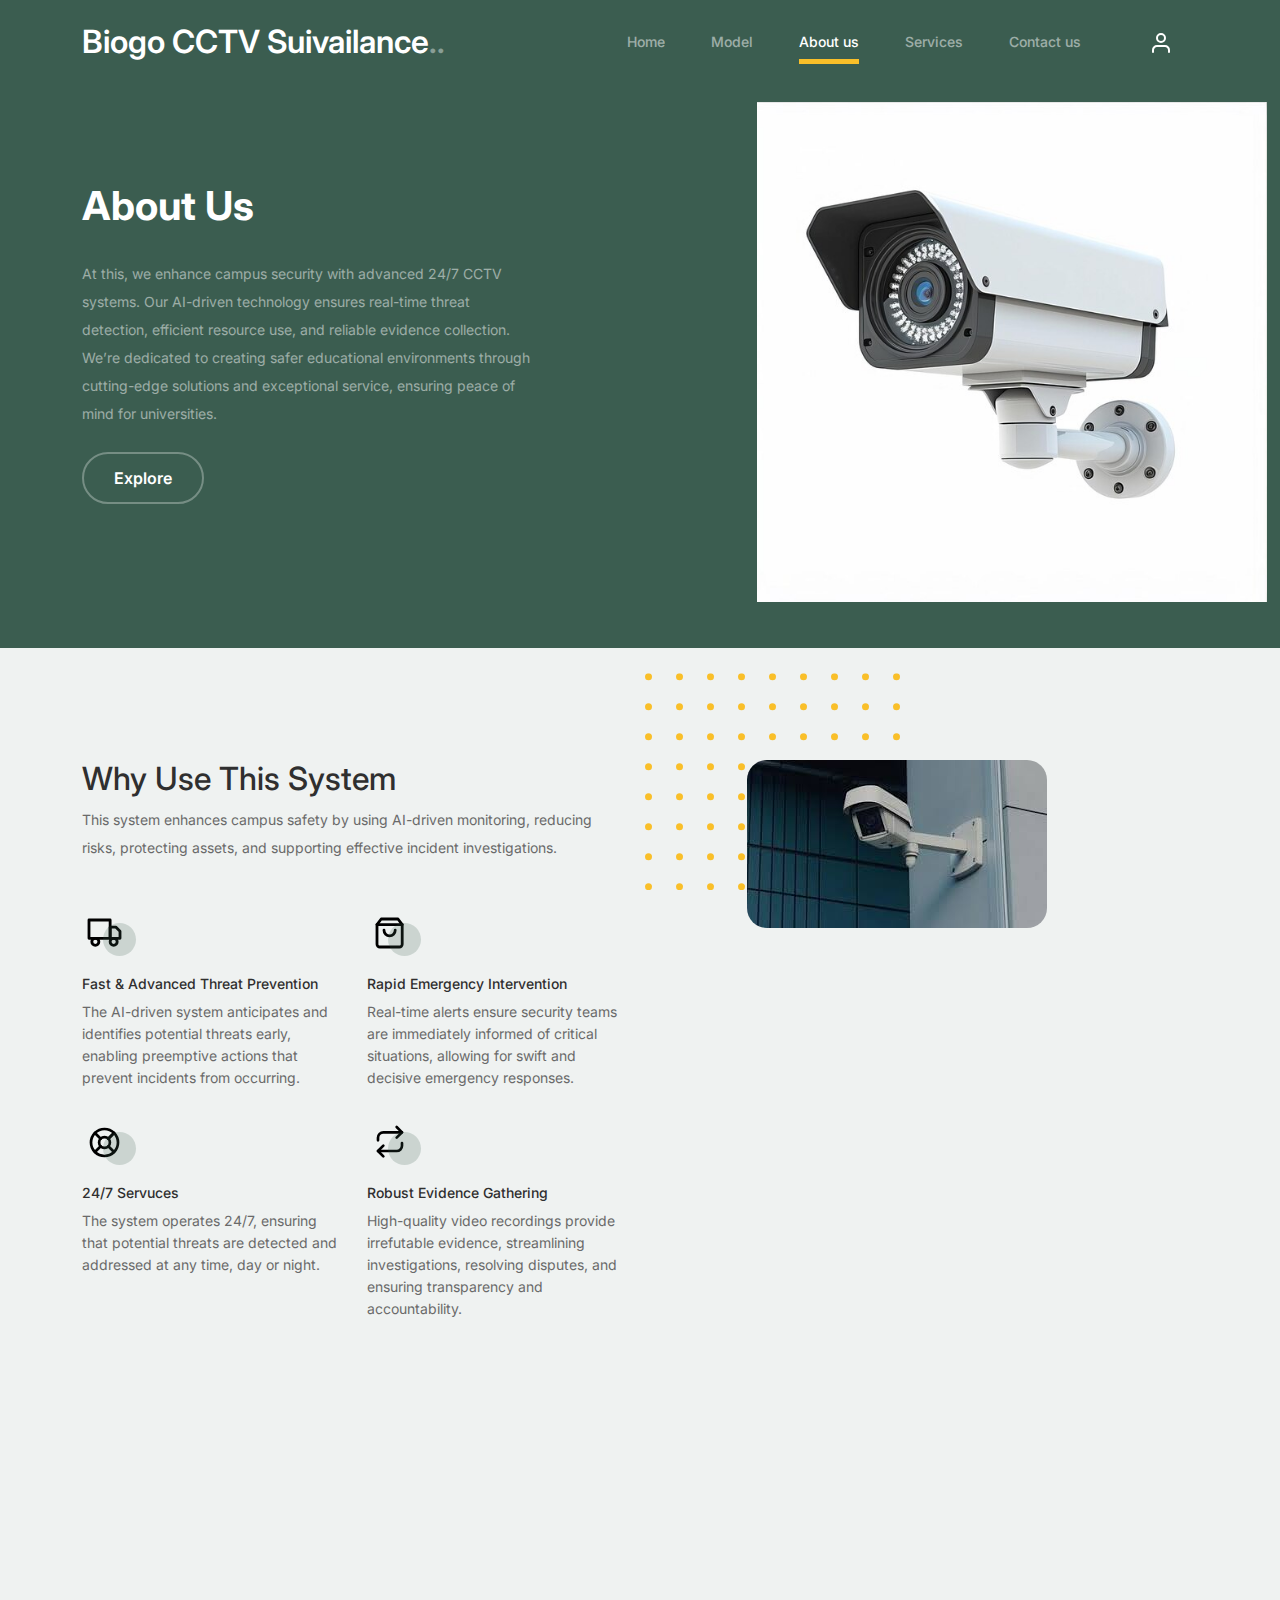
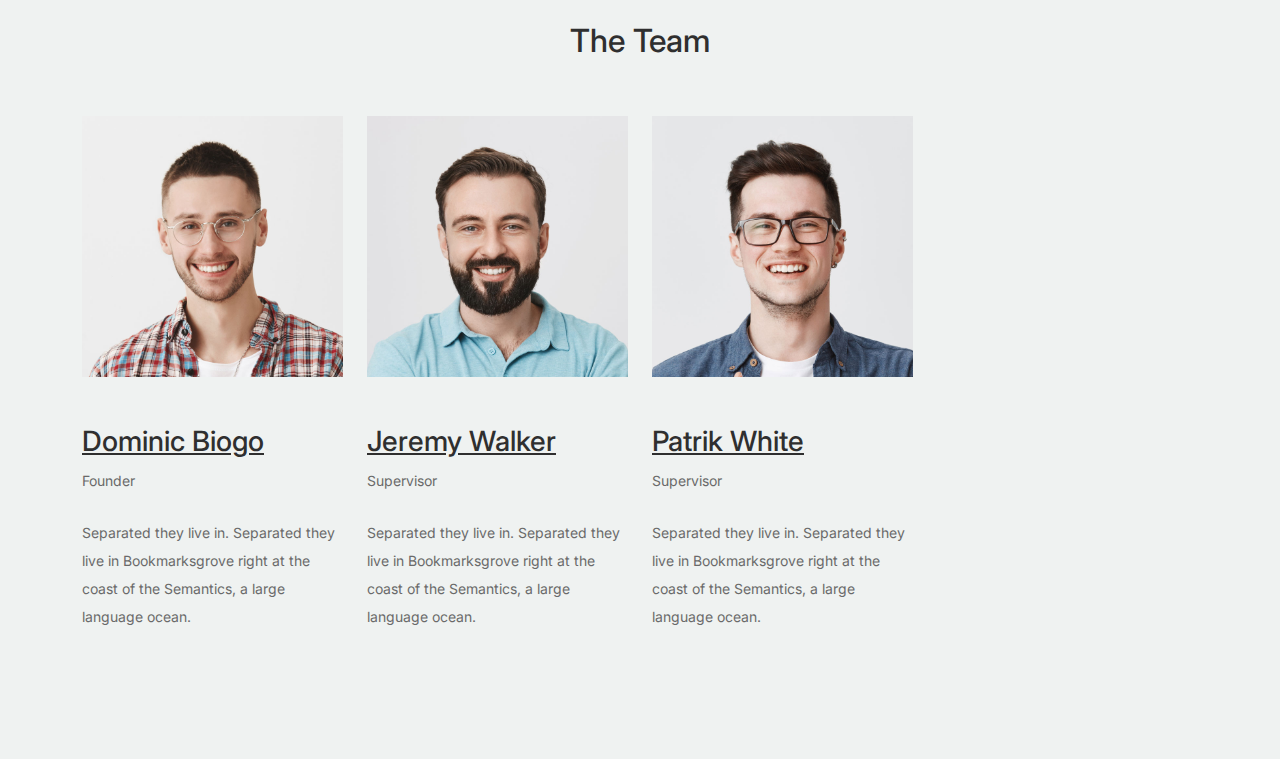
<file: furni-1.0.0/about.html>
<!doctype html>
<html lang="en">
<head>
  <meta charset="utf-8">
  <meta name="viewport" content="width=device-width, initial-scale=1, shrink-to-fit=no">
  <meta name="author" content="Untree.co">
  <link rel="shortcut icon" href="favicon.png">

  <meta name="description" content="" />
  <meta name="keywords" content="bootstrap, bootstrap4" />

		<!-- Bootstrap CSS -->
		<link href="css/bootstrap.min.css" rel="stylesheet">
		<link href="https://cdnjs.cloudflare.com/ajax/libs/font-awesome/6.0.0-beta3/css/all.min.css" rel="stylesheet">
		<link href="css/tiny-slider.css" rel="stylesheet">
		<link href="css/style.css" rel="stylesheet">
		<title>Public Service Surveillance system</title>
	</head>
	<body>
		<!-- Start Header/Navigation -->
		<nav class="custom-navbar navbar navbar navbar-expand-md navbar-dark bg-dark" arial-label="Furni navigation bar">

			<div class="container">
				<a class="navbar-brand" href="index.html">Biogo CCTV Suivailance<span>..</span></a>

				<button class="navbar-toggler" type="button" data-bs-toggle="collapse" data-bs-target="#navbarsFurni" aria-controls="navbarsFurni" aria-expanded="false" aria-label="Toggle navigation">
					<span class="navbar-toggler-icon"></span>
				</button>

				<div class="collapse navbar-collapse" id="navbarsFurni">
					<ul class="custom-navbar-nav navbar-nav ms-auto mb-2 mb-md-0">
						<li class="nav-item ">
							<a class="nav-link" href="index.html">Home</a>
						</li>
						<li><a class="nav-link" href="blog.html">Model</a></li>
						<li class="active"><a class="nav-link" href="about.html">About us</a></li>
						<li><a class="nav-link" href="services.html">Services</a></li>
						<li><a class="nav-link" href="contact.html">Contact us</a></li>
					</ul>

					<ul class="custom-navbar-cta navbar-nav mb-2 mb-md-0 ms-5">
						<li><a class="nav-link" href="#"><img src="images/user.svg"></a></li>
					</ul>
				</div>
			</div>
				
		</nav>
		<!-- End Header/Navigation -->

		<!-- Start Hero Section -->
			<div class="hero">
				<div class="container">
					<div class="row justify-content-between">
						<div class="col-lg-5">
							<div class="intro-excerpt">
								<h1>About Us</h1>
								<p class="mb-4">At this, we enhance campus security with advanced 24/7 CCTV systems. Our AI-driven technology ensures real-time threat detection, efficient resource use, and reliable evidence collection. We’re dedicated to creating safer educational environments through cutting-edge solutions and exceptional service, ensuring peace of mind for universities.</p>
								<p><a href="#" class="btn btn-white-outline">Explore</a></p>
							</div>
						</div>
						<div class="col-lg-7">
							<div class="hero-img-wrap">
								<img src="images/camera1.jpg" class="img-fluid" id="cam1">
							</div>
						</div>
					</div>
				</div>
			</div>
		<div class="why-choose-section">
			<div class="container">
				<div class="row justify-content-between">
					<div class="col-lg-6">
						<h2 class="section-title">Why Use This System</h2>
						<p>This system enhances campus safety by using AI-driven monitoring, reducing risks, protecting assets, and supporting effective incident investigations.</p>

						<div class="row my-5">
							<div class="col-6 col-md-6">
								<div class="feature">
									<div class="icon">
										<img src="images/truck.svg" alt="Image" class="imf-fluid">
									</div>
									<h3>Fast &amp; Advanced Threat Prevention </h3>
									<p>The AI-driven system anticipates and identifies potential threats early, enabling preemptive actions that prevent incidents from occurring.</p>
								</div>
							</div>

							<div class="col-6 col-md-6">
								<div class="feature">
									<div class="icon">
										<img src="images/bag.svg" alt="Image" class="imf-fluid">
									</div>
									<h3>Rapid Emergency Intervention</h3>
									<p>Real-time alerts ensure security teams are immediately informed of critical situations, allowing for swift and decisive emergency responses.</p>
								</div>
							</div>

							<div class="col-6 col-md-6">
								<div class="feature">
									<div class="icon">
										<img src="images/support.svg" alt="Image" class="imf-fluid">
									</div>
									<h3>24/7 Servuces</h3>
									<p>The system operates 24/7, ensuring that potential threats are detected and addressed at any time, day or night.</p>
								</div>
							</div>

							<div class="col-6 col-md-6">
								<div class="feature">
									<div class="icon">
										<img src="images/return.svg" alt="Image" class="imf-fluid">
									</div>
									<h3>Robust Evidence Gathering</h3>
									<p>High-quality video recordings provide irrefutable evidence, streamlining investigations, resolving disputes, and ensuring transparency and accountability.</p>
								</div>
							</div>

						</div>
					</div>
					<div class="col-lg-5">
						<div class="img-wrap">
							<img src="images/camera4.jfif" alt="Image" class="img-fluid">
						</div>
					</div>

				</div>
			</div>
		</div>
		<!-- End Why Choose Us Section -->
		<!-- Start Team Section -->
		<div class="untree_co-section">
			<div class="container">

				<div class="row mb-5">
					<div class="col-lg-5 mx-auto text-center">
						<h2 class="section-title">The Team</h2>
					</div>
				</div>
				<div class="row">
					<!-- Start Column 1 -->
					<div class="col-12 col-md-6 col-lg-3 mb-5 mb-md-0">
						<img src="images/person_1.jpg" class="img-fluid mb-5">
						<h3 clas><a href="#"><span class="">Dominic</span> Biogo</a></h3>
						<span class="d-block position mb-4">Founder</span>
						<p>Separated they live in.
						Separated they live in Bookmarksgrove right at the coast of the Semantics, a large language ocean.</p>
					</div> 
					<!-- End Column 1 -->
					<!-- Start Column 2 -->
					<div class="col-12 col-md-6 col-lg-3 mb-5 mb-md-0">
						<img src="images/person_2.jpg" class="img-fluid mb-5">
						<h3 clas><a href="#"><span class="">Jeremy</span> Walker</a></h3>
						<span class="d-block position mb-4">Supervisor</span>
						<p>Separated they live in.
						Separated they live in Bookmarksgrove right at the coast of the Semantics, a large language ocean.</p>
					</div> 
					<!-- End Column 2 -->
					<!-- Start Column 3 -->
					<div class="col-12 col-md-6 col-lg-3 mb-5 mb-md-0">
						<img src="images/person_3.jpg" class="img-fluid mb-5">
						<h3 clas><a href="#"><span class="">Patrik</span> White</a></h3>
						<span class="d-block position mb-4">Supervisor</span>
						<p>Separated they live in.
						Separated they live in Bookmarksgrove right at the coast of the Semantics, a large language ocean.</p>
					</div> 
					<!-- End Column 3 -->
					<!-- Start Column 4 -->
					<!-- <div class="col-12 col-md-6 col-lg-3 mb-5 mb-md-0">
						<img src="images/person_4.jpg" class="img-fluid mb-5">
						<h3 clas><a href="#"><span class="">Kathryn</span> Ryan</a></h3>
						<span class="d-block position mb-4">CEO, Founder, Atty.</span>
						<p>Separated they live in.
						Separated they live in Bookmarksgrove right at the coast of the Semantics, a large language ocean.</p>
						<p class="mb-0"><a href="#" class="more dark">Learn More <span class="icon-arrow_forward"></span></a></p>
					</div> 
					 End Column 4 -->
				</div>
			</div>
		</div>
		<!-- End Team Section -->

		

		<!-- Start Testimonial Slider -->
		<!--<div class="testimonial-section before-footer-section">
			<div class="container">
				<div class="row">
					<div class="col-lg-7 mx-auto text-center">
						<h2 class="section-title">Testimonials</h2>
					</div>
				</div>

				<div class="row justify-content-center">
					<div class="col-lg-12">
						<div class="testimonial-slider-wrap text-center">

							<div id="testimonial-nav">
								<span class="prev" data-controls="prev"><span class="fa fa-chevron-left"></span></span>
								<span class="next" data-controls="next"><span class="fa fa-chevron-right"></span></span>
							</div>

							<div class="testimonial-slider">
								
								<div class="item">
									<div class="row justify-content-center">
										<div class="col-lg-8 mx-auto">

											<div class="testimonial-block text-center">
												<blockquote class="mb-5">
													<p>&ldquo;Donec facilisis quam ut purus rutrum lobortis. Donec vitae odio quis nisl dapibus malesuada. Nullam ac aliquet velit. Aliquam vulputate velit imperdiet dolor tempor tristique. Pellentesque habitant morbi tristique senectus et netus et malesuada fames ac turpis egestas. Integer convallis volutpat dui quis scelerisque.&rdquo;</p>
												</blockquote>

												<div class="author-info">
													<div class="author-pic">
														<img src="images/person-1.png" alt="Maria Jones" class="img-fluid">
													</div>
													<h3 class="font-weight-bold">Maria Jones</h3>
													<span class="position d-block mb-3">CEO, Co-Founder, XYZ Inc.</span>
												</div>
											</div>

										</div>
									</div>
								</div> 
								 END item 

								<div class="item">
									<div class="row justify-content-center">
										<div class="col-lg-8 mx-auto">

											<div class="testimonial-block text-center">
												<blockquote class="mb-5">
													<p>&ldquo;Donec facilisis quam ut purus rutrum lobortis. Donec vitae odio quis nisl dapibus malesuada. Nullam ac aliquet velit. Aliquam vulputate velit imperdiet dolor tempor tristique. Pellentesque habitant morbi tristique senectus et netus et malesuada fames ac turpis egestas. Integer convallis volutpat dui quis scelerisque.&rdquo;</p>
												</blockquote>

												<div class="author-info">
													<div class="author-pic">
														<img src="images/person-1.png" alt="Maria Jones" class="img-fluid">
													</div>
													<h3 class="font-weight-bold">Maria Jones</h3>
													<span class="position d-block mb-3">CEO, Co-Founder, XYZ Inc.</span>
												</div>
											</div>

										</div>
									</div>
								</div> 
								END item 

								<div class="item">
									<div class="row justify-content-center">
										<div class="col-lg-8 mx-auto">

											<div class="testimonial-block text-center">
												<blockquote class="mb-5">
													<p>&ldquo;Donec facilisis quam ut purus rutrum lobortis. Donec vitae odio quis nisl dapibus malesuada. Nullam ac aliquet velit. Aliquam vulputate velit imperdiet dolor tempor tristique. Pellentesque habitant morbi tristique senectus et netus et malesuada fames ac turpis egestas. Integer convallis volutpat dui quis scelerisque.&rdquo;</p>
												</blockquote>

												<div class="author-info">
													<div class="author-pic">
														<img src="images/person-1.png" alt="Maria Jones" class="img-fluid">
													</div>
													<h3 class="font-weight-bold">Maria Jones</h3>
													<span class="position d-block mb-3">CEO, Co-Founder, XYZ Inc.</span>
												</div>
											</div>

										</div>
									</div>
								</div> 
								 END item

							</div>

						</div>
					</div>
				</div>
			</div>
		</div>
		-->
		<!-- End Testimonial Slider -->
		<!-- Start Footer Section -->
		<!--<footer class="footer-section">
			<div class="container relative">

				<div class="sofa-img">
					<img src="images/sofa.png" alt="Image" class="img-fluid">
				</div>

				<div class="row">
					<div class="col-lg-8">
						<div class="subscription-form">
							<h3 class="d-flex align-items-center"><span class="me-1"><img src="images/envelope-outline.svg" alt="Image" class="img-fluid"></span><span>Subscribe to Newsletter</span></h3>

							<form action="#" class="row g-3">
								<div class="col-auto">
									<input type="text" class="form-control" placeholder="Enter your name">
								</div>
								<div class="col-auto">
									<input type="email" class="form-control" placeholder="Enter your email">
								</div>
								<div class="col-auto">
									<button class="btn btn-primary">
										<span class="fa fa-paper-plane"></span>
									</button>
								</div>
							</form>

						</div>
					</div>
				</div>

				<div class="row g-5 mb-5">
					<div class="col-lg-4">
						<div class="mb-4 footer-logo-wrap"><a href="#" class="footer-logo">Furni<span>.</span></a></div>
						<p class="mb-4">Donec facilisis quam ut purus rutrum lobortis. Donec vitae odio quis nisl dapibus malesuada. Nullam ac aliquet velit. Aliquam vulputate velit imperdiet dolor tempor tristique. Pellentesque habitant</p>

						<ul class="list-unstyled custom-social">
							<li><a href="#"><span class="fa fa-brands fa-facebook-f"></span></a></li>
							<li><a href="#"><span class="fa fa-brands fa-twitter"></span></a></li>
							<li><a href="#"><span class="fa fa-brands fa-instagram"></span></a></li>
							<li><a href="#"><span class="fa fa-brands fa-linkedin"></span></a></li>
						</ul>
					</div>

					<div class="col-lg-8">
						<div class="row links-wrap">
							<div class="col-6 col-sm-6 col-md-3">
								<ul class="list-unstyled">
									<li><a href="#">About us</a></li>
									<li><a href="#">Services</a></li>
									<li><a href="#">Blog</a></li>
									<li><a href="#">Contact us</a></li>
								</ul>
							</div>

							<div class="col-6 col-sm-6 col-md-3">
								<ul class="list-unstyled">
									<li><a href="#">Support</a></li>
									<li><a href="#">Knowledge base</a></li>
									<li><a href="#">Live chat</a></li>
								</ul>
							</div>

							<div class="col-6 col-sm-6 col-md-3">
								<ul class="list-unstyled">
									<li><a href="#">Jobs</a></li>
									<li><a href="#">Our team</a></li>
									<li><a href="#">Leadership</a></li>
									<li><a href="#">Privacy Policy</a></li>
								</ul>
							</div>

							<div class="col-6 col-sm-6 col-md-3">
								<ul class="list-unstyled">
									<li><a href="#">Nordic Chair</a></li>
									<li><a href="#">Kruzo Aero</a></li>
									<li><a href="#">Ergonomic Chair</a></li>
								</ul>
							</div>
						</div>
					</div>

				</div>

				<div class="border-top copyright">
					<div class="row pt-4">
						<div class="col-lg-6">
							<p class="mb-2 text-center text-lg-start">Copyright &copy;<script>document.write(new Date().getFullYear());</script>. All Rights Reserved. &mdash; Designed with love by <a href="https://untree.co">Untree.co</a> Distributed By <a hreff="https://themewagon.com">ThemeWagon</a>  License information: https://untree.co/license/
            				</p>
						</div>

						<div class="col-lg-6 text-center text-lg-end">
							<ul class="list-unstyled d-inline-flex ms-auto">
								<li class="me-4"><a href="#">Terms &amp; Conditions</a></li>
								<li><a href="#">Privacy Policy</a></li>
							</ul>
						</div>

					</div>
				</div>

			</div>
		</footer>
		-->
		<!-- End Footer Section -->	


		<script src="js/bootstrap.bundle.min.js"></script>
		<script src="js/tiny-slider.js"></script>
		<script src="js/custom.js"></script>
	</body>

</html>
</file>
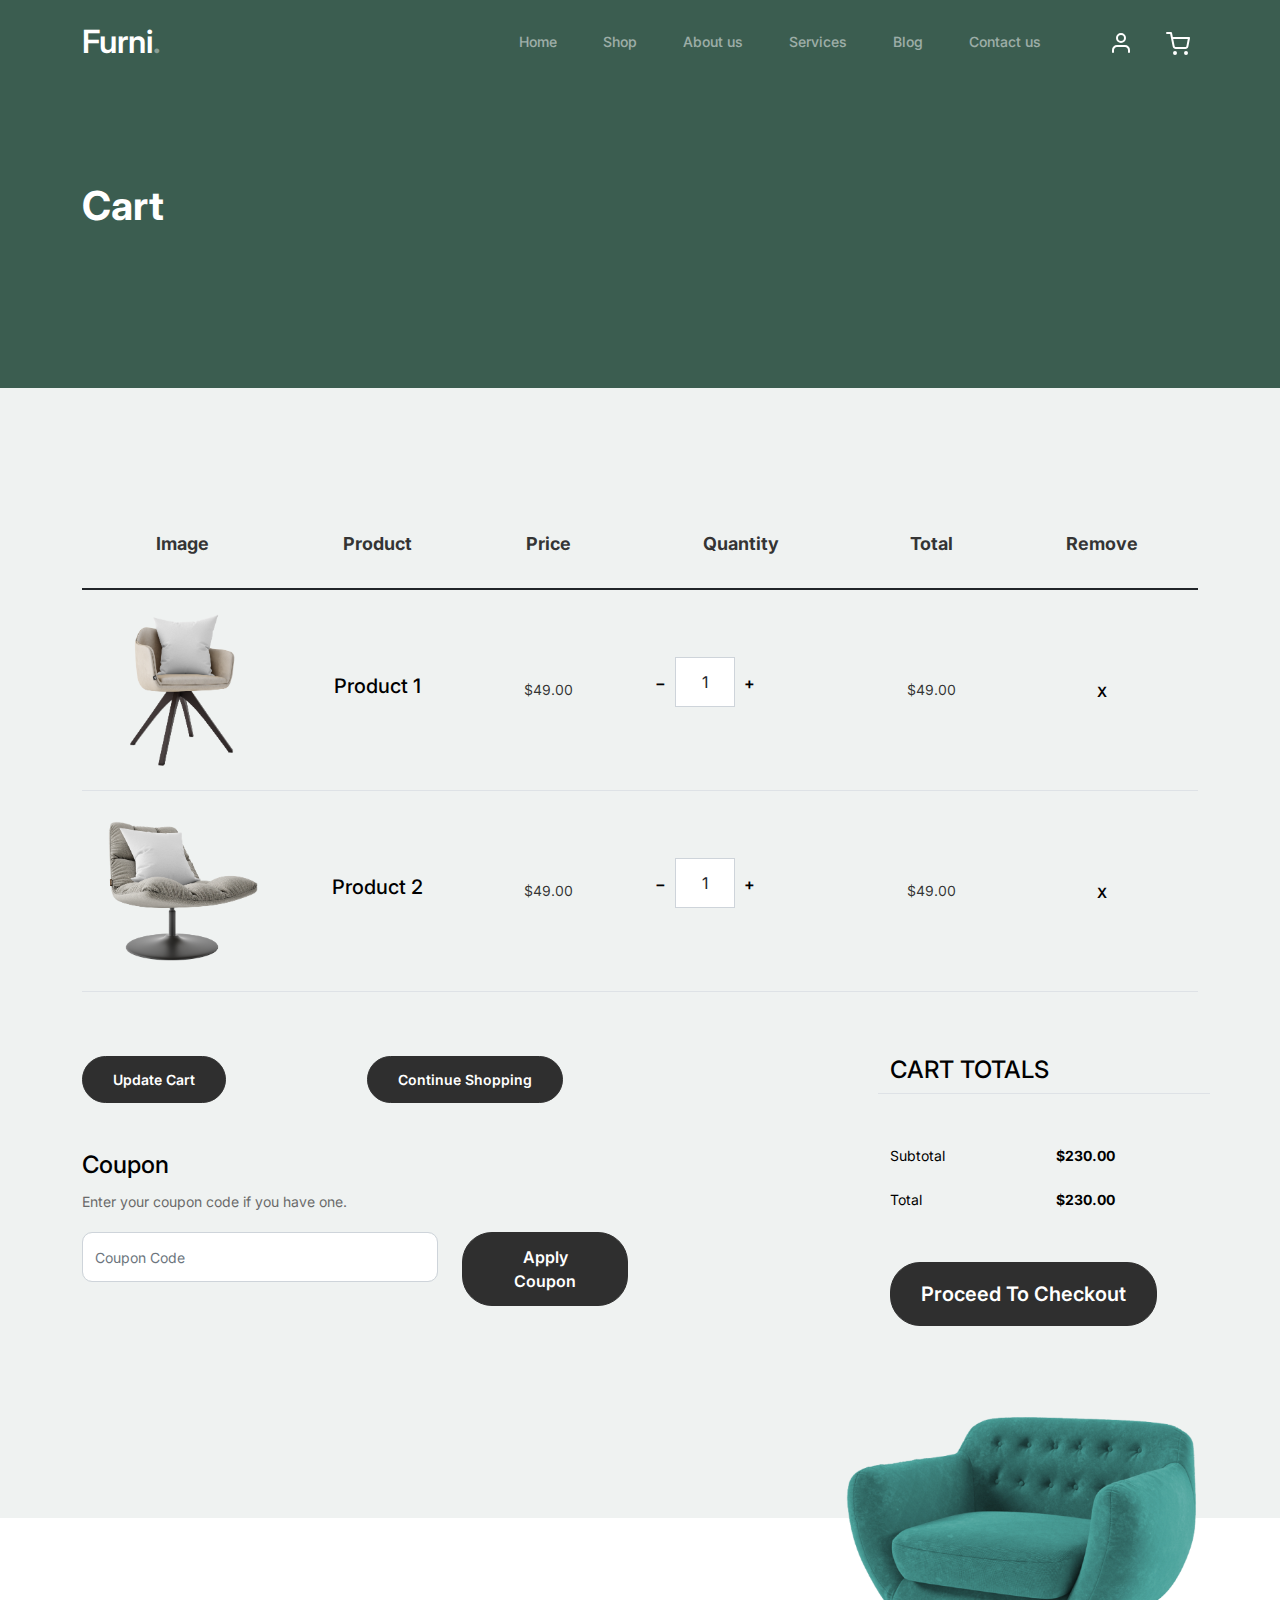
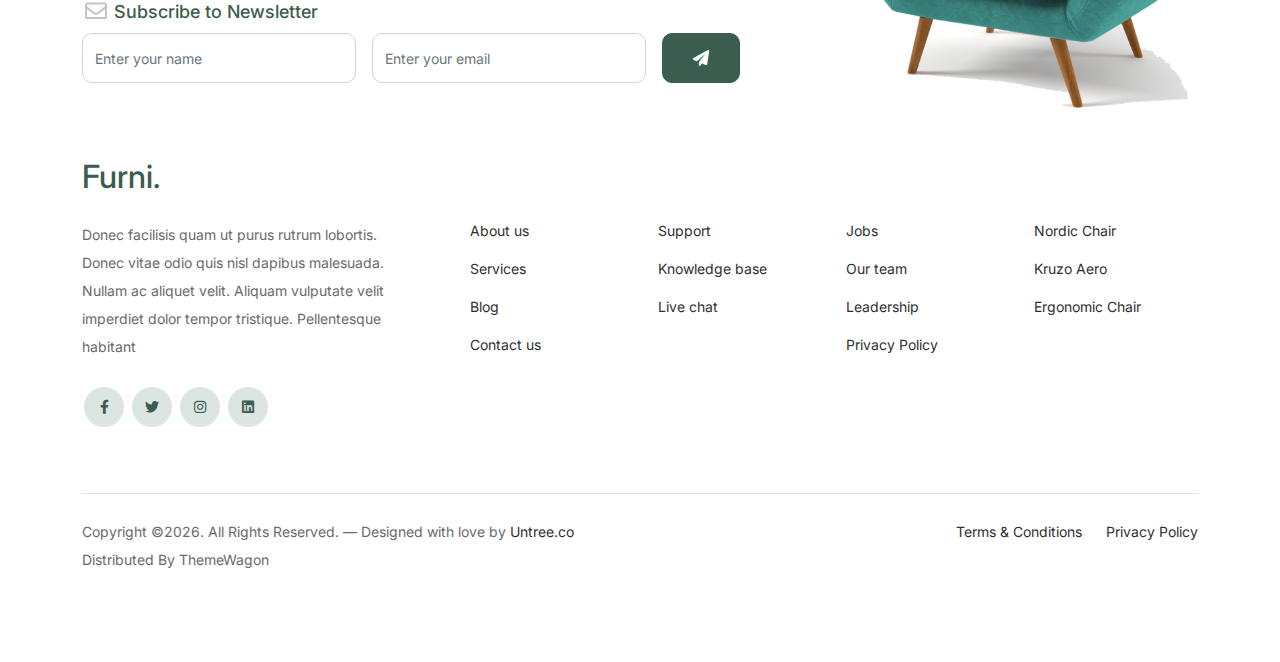
<file: furni-1.0.0/cart.html>
<!-- /*
* Bootstrap 5
* Template Name: Furni
* Template Author: Untree.co
* Template URI: https://untree.co/
* License: https://creativecommons.org/licenses/by/3.0/
*/ -->
<!doctype html>
<html lang="en">
<head>
  <meta charset="utf-8">
  <meta name="viewport" content="width=device-width, initial-scale=1, shrink-to-fit=no">
  <meta name="author" content="Untree.co">
  <link rel="shortcut icon" href="favicon.png">

  <meta name="description" content="" />
  <meta name="keywords" content="bootstrap, bootstrap4" />

		<!-- Bootstrap CSS -->
		<link href="css/bootstrap.min.css" rel="stylesheet">
		<link href="https://cdnjs.cloudflare.com/ajax/libs/font-awesome/6.0.0-beta3/css/all.min.css" rel="stylesheet">
		<link href="css/tiny-slider.css" rel="stylesheet">
		<link href="css/style.css" rel="stylesheet">
		<title>Furni Free Bootstrap 5 Template for Furniture and Interior Design Websites by Untree.co </title>
	</head>

	<body>

		<!-- Start Header/Navigation -->
		<nav class="custom-navbar navbar navbar navbar-expand-md navbar-dark bg-dark" arial-label="Furni navigation bar">

			<div class="container">
				<a class="navbar-brand" href="index.html">Furni<span>.</span></a>

				<button class="navbar-toggler" type="button" data-bs-toggle="collapse" data-bs-target="#navbarsFurni" aria-controls="navbarsFurni" aria-expanded="false" aria-label="Toggle navigation">
					<span class="navbar-toggler-icon"></span>
				</button>

				<div class="collapse navbar-collapse" id="navbarsFurni">
					<ul class="custom-navbar-nav navbar-nav ms-auto mb-2 mb-md-0">
						<li class="nav-item ">
							<a class="nav-link" href="index.html">Home</a>
						</li>
						<li><a class="nav-link" href="shop.html">Shop</a></li>
						<li><a class="nav-link" href="about.html">About us</a></li>
						<li><a class="nav-link" href="services.html">Services</a></li>
						<li><a class="nav-link" href="blog.html">Blog</a></li>
						<li><a class="nav-link" href="contact.html">Contact us</a></li>
					</ul>

					<ul class="custom-navbar-cta navbar-nav mb-2 mb-md-0 ms-5">
						<li><a class="nav-link" href="#"><img src="images/user.svg"></a></li>
						<li><a class="nav-link" href="cart.html"><img src="images/cart.svg"></a></li>
					</ul>
				</div>
			</div>
				
		</nav>
		<!-- End Header/Navigation -->

		<!-- Start Hero Section -->
			<div class="hero">
				<div class="container">
					<div class="row justify-content-between">
						<div class="col-lg-5">
							<div class="intro-excerpt">
								<h1>Cart</h1>
							</div>
						</div>
						<div class="col-lg-7">
							
						</div>
					</div>
				</div>
			</div>
		<!-- End Hero Section -->

		

		<div class="untree_co-section before-footer-section">
            <div class="container">
              <div class="row mb-5">
                <form class="col-md-12" method="post">
                  <div class="site-blocks-table">
                    <table class="table">
                      <thead>
                        <tr>
                          <th class="product-thumbnail">Image</th>
                          <th class="product-name">Product</th>
                          <th class="product-price">Price</th>
                          <th class="product-quantity">Quantity</th>
                          <th class="product-total">Total</th>
                          <th class="product-remove">Remove</th>
                        </tr>
                      </thead>
                      <tbody>
                        <tr>
                          <td class="product-thumbnail">
                            <img src="images/product-1.png" alt="Image" class="img-fluid">
                          </td>
                          <td class="product-name">
                            <h2 class="h5 text-black">Product 1</h2>
                          </td>
                          <td>$49.00</td>
                          <td>
                            <div class="input-group mb-3 d-flex align-items-center quantity-container" style="max-width: 120px;">
                              <div class="input-group-prepend">
                                <button class="btn btn-outline-black decrease" type="button">&minus;</button>
                              </div>
                              <input type="text" class="form-control text-center quantity-amount" value="1" placeholder="" aria-label="Example text with button addon" aria-describedby="button-addon1">
                              <div class="input-group-append">
                                <button class="btn btn-outline-black increase" type="button">&plus;</button>
                              </div>
                            </div>
        
                          </td>
                          <td>$49.00</td>
                          <td><a href="#" class="btn btn-black btn-sm">X</a></td>
                        </tr>
        
                        <tr>
                          <td class="product-thumbnail">
                            <img src="images/product-2.png" alt="Image" class="img-fluid">
                          </td>
                          <td class="product-name">
                            <h2 class="h5 text-black">Product 2</h2>
                          </td>
                          <td>$49.00</td>
                          <td>
                            <div class="input-group mb-3 d-flex align-items-center quantity-container" style="max-width: 120px;">
                              <div class="input-group-prepend">
                                <button class="btn btn-outline-black decrease" type="button">&minus;</button>
                              </div>
                              <input type="text" class="form-control text-center quantity-amount" value="1" placeholder="" aria-label="Example text with button addon" aria-describedby="button-addon1">
                              <div class="input-group-append">
                                <button class="btn btn-outline-black increase" type="button">&plus;</button>
                              </div>
                            </div>
        
                          </td>
                          <td>$49.00</td>
                          <td><a href="#" class="btn btn-black btn-sm">X</a></td>
                        </tr>
                      </tbody>
                    </table>
                  </div>
                </form>
              </div>
        
              <div class="row">
                <div class="col-md-6">
                  <div class="row mb-5">
                    <div class="col-md-6 mb-3 mb-md-0">
                      <button class="btn btn-black btn-sm btn-block">Update Cart</button>
                    </div>
                    <div class="col-md-6">
                      <button class="btn btn-outline-black btn-sm btn-block">Continue Shopping</button>
                    </div>
                  </div>
                  <div class="row">
                    <div class="col-md-12">
                      <label class="text-black h4" for="coupon">Coupon</label>
                      <p>Enter your coupon code if you have one.</p>
                    </div>
                    <div class="col-md-8 mb-3 mb-md-0">
                      <input type="text" class="form-control py-3" id="coupon" placeholder="Coupon Code">
                    </div>
                    <div class="col-md-4">
                      <button class="btn btn-black">Apply Coupon</button>
                    </div>
                  </div>
                </div>
                <div class="col-md-6 pl-5">
                  <div class="row justify-content-end">
                    <div class="col-md-7">
                      <div class="row">
                        <div class="col-md-12 text-right border-bottom mb-5">
                          <h3 class="text-black h4 text-uppercase">Cart Totals</h3>
                        </div>
                      </div>
                      <div class="row mb-3">
                        <div class="col-md-6">
                          <span class="text-black">Subtotal</span>
                        </div>
                        <div class="col-md-6 text-right">
                          <strong class="text-black">$230.00</strong>
                        </div>
                      </div>
                      <div class="row mb-5">
                        <div class="col-md-6">
                          <span class="text-black">Total</span>
                        </div>
                        <div class="col-md-6 text-right">
                          <strong class="text-black">$230.00</strong>
                        </div>
                      </div>
        
                      <div class="row">
                        <div class="col-md-12">
                          <button class="btn btn-black btn-lg py-3 btn-block" onclick="window.location='checkout.html'">Proceed To Checkout</button>
                        </div>
                      </div>
                    </div>
                  </div>
                </div>
              </div>
            </div>
          </div>
		

		<!-- Start Footer Section -->
		<footer class="footer-section">
			<div class="container relative">

				<div class="sofa-img">
					<img src="images/sofa.png" alt="Image" class="img-fluid">
				</div>

				<div class="row">
					<div class="col-lg-8">
						<div class="subscription-form">
							<h3 class="d-flex align-items-center"><span class="me-1"><img src="images/envelope-outline.svg" alt="Image" class="img-fluid"></span><span>Subscribe to Newsletter</span></h3>

							<form action="#" class="row g-3">
								<div class="col-auto">
									<input type="text" class="form-control" placeholder="Enter your name">
								</div>
								<div class="col-auto">
									<input type="email" class="form-control" placeholder="Enter your email">
								</div>
								<div class="col-auto">
									<button class="btn btn-primary">
										<span class="fa fa-paper-plane"></span>
									</button>
								</div>
							</form>

						</div>
					</div>
				</div>

				<div class="row g-5 mb-5">
					<div class="col-lg-4">
						<div class="mb-4 footer-logo-wrap"><a href="#" class="footer-logo">Furni<span>.</span></a></div>
						<p class="mb-4">Donec facilisis quam ut purus rutrum lobortis. Donec vitae odio quis nisl dapibus malesuada. Nullam ac aliquet velit. Aliquam vulputate velit imperdiet dolor tempor tristique. Pellentesque habitant</p>

						<ul class="list-unstyled custom-social">
							<li><a href="#"><span class="fa fa-brands fa-facebook-f"></span></a></li>
							<li><a href="#"><span class="fa fa-brands fa-twitter"></span></a></li>
							<li><a href="#"><span class="fa fa-brands fa-instagram"></span></a></li>
							<li><a href="#"><span class="fa fa-brands fa-linkedin"></span></a></li>
						</ul>
					</div>

					<div class="col-lg-8">
						<div class="row links-wrap">
							<div class="col-6 col-sm-6 col-md-3">
								<ul class="list-unstyled">
									<li><a href="#">About us</a></li>
									<li><a href="#">Services</a></li>
									<li><a href="#">Blog</a></li>
									<li><a href="#">Contact us</a></li>
								</ul>
							</div>

							<div class="col-6 col-sm-6 col-md-3">
								<ul class="list-unstyled">
									<li><a href="#">Support</a></li>
									<li><a href="#">Knowledge base</a></li>
									<li><a href="#">Live chat</a></li>
								</ul>
							</div>

							<div class="col-6 col-sm-6 col-md-3">
								<ul class="list-unstyled">
									<li><a href="#">Jobs</a></li>
									<li><a href="#">Our team</a></li>
									<li><a href="#">Leadership</a></li>
									<li><a href="#">Privacy Policy</a></li>
								</ul>
							</div>

							<div class="col-6 col-sm-6 col-md-3">
								<ul class="list-unstyled">
									<li><a href="#">Nordic Chair</a></li>
									<li><a href="#">Kruzo Aero</a></li>
									<li><a href="#">Ergonomic Chair</a></li>
								</ul>
							</div>
						</div>
					</div>

				</div>

				<div class="border-top copyright">
					<div class="row pt-4">
						<div class="col-lg-6">
							<p class="mb-2 text-center text-lg-start">Copyright &copy;<script>document.write(new Date().getFullYear());</script>. All Rights Reserved. &mdash; Designed with love by <a href="https://untree.co">Untree.co</a> Distributed By <a hreff="https://themewagon.com">ThemeWagon</a>  <!-- License information: https://untree.co/license/ -->
            </p>
						</div>

						<div class="col-lg-6 text-center text-lg-end">
							<ul class="list-unstyled d-inline-flex ms-auto">
								<li class="me-4"><a href="#">Terms &amp; Conditions</a></li>
								<li><a href="#">Privacy Policy</a></li>
							</ul>
						</div>

					</div>
				</div>

			</div>
		</footer>
		<!-- End Footer Section -->	


		<script src="js/bootstrap.bundle.min.js"></script>
		<script src="js/tiny-slider.js"></script>
		<script src="js/custom.js"></script>
	</body>

</html>
</file>
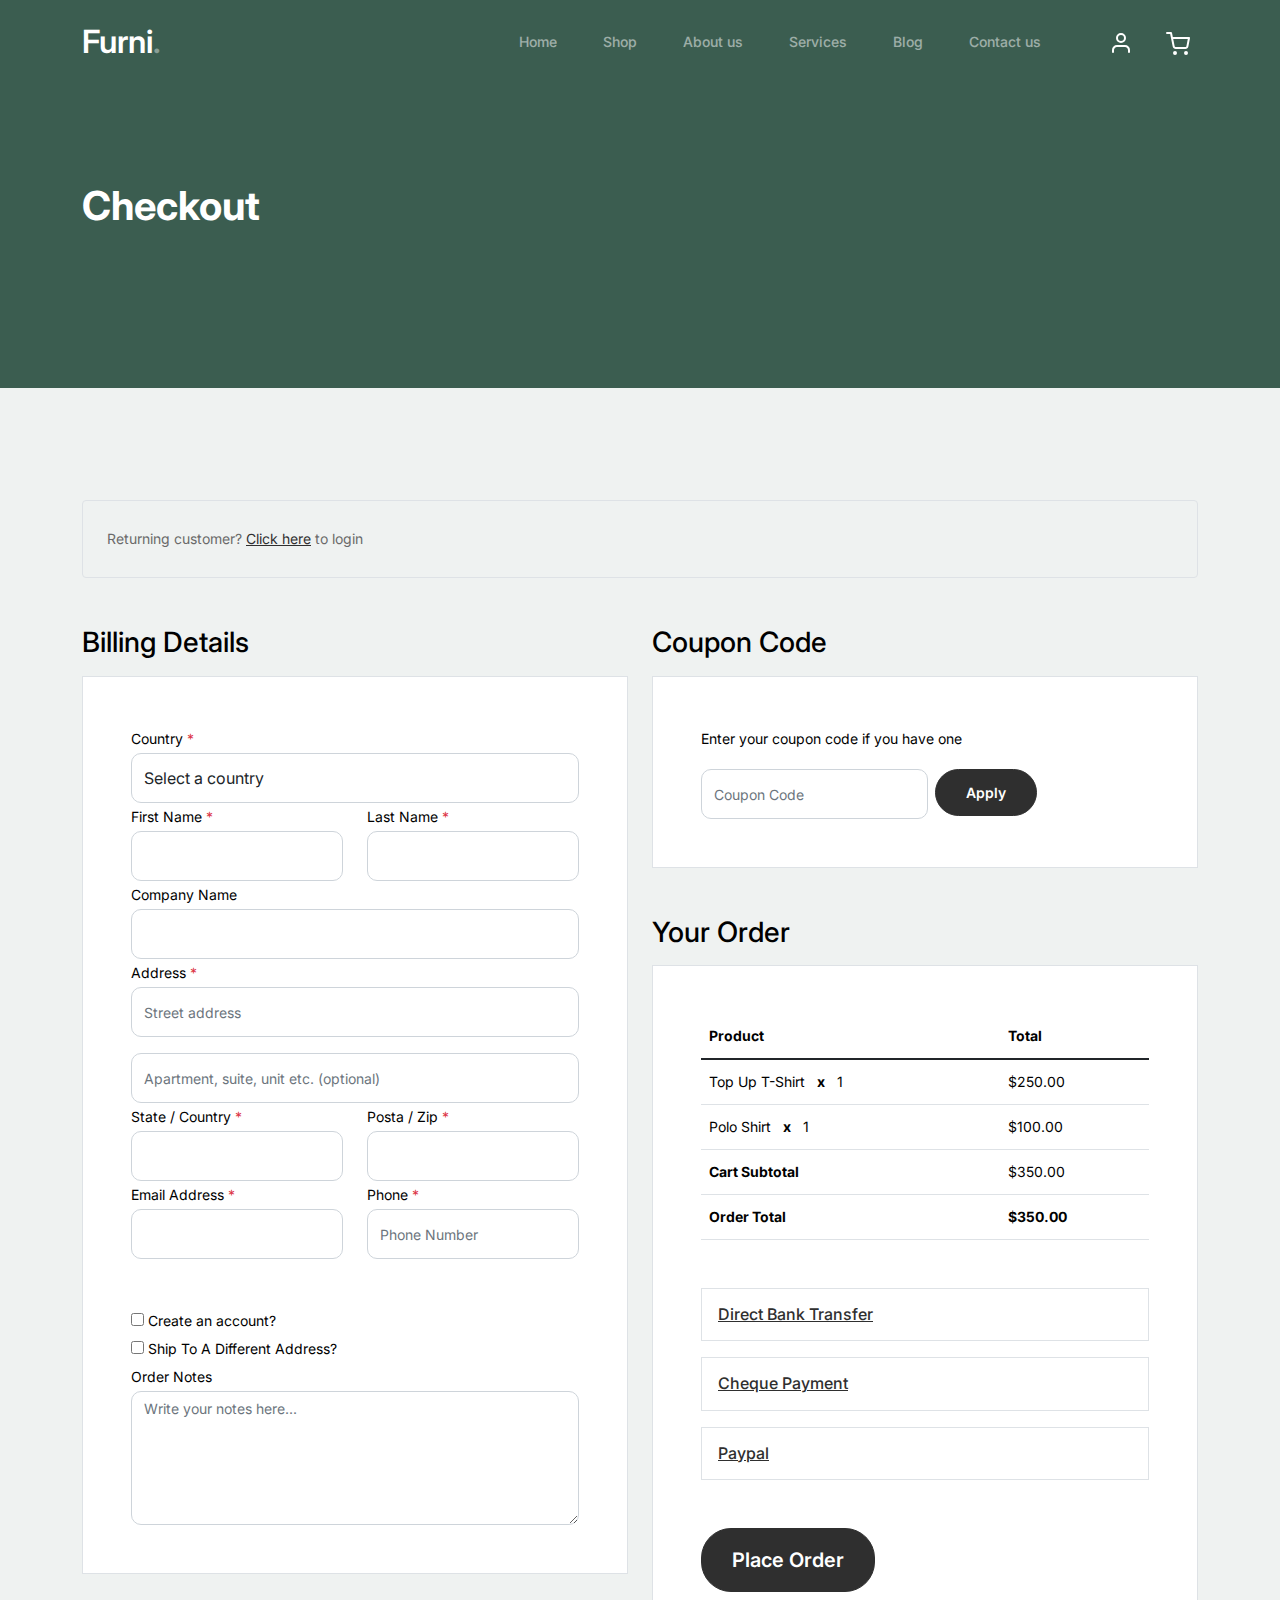
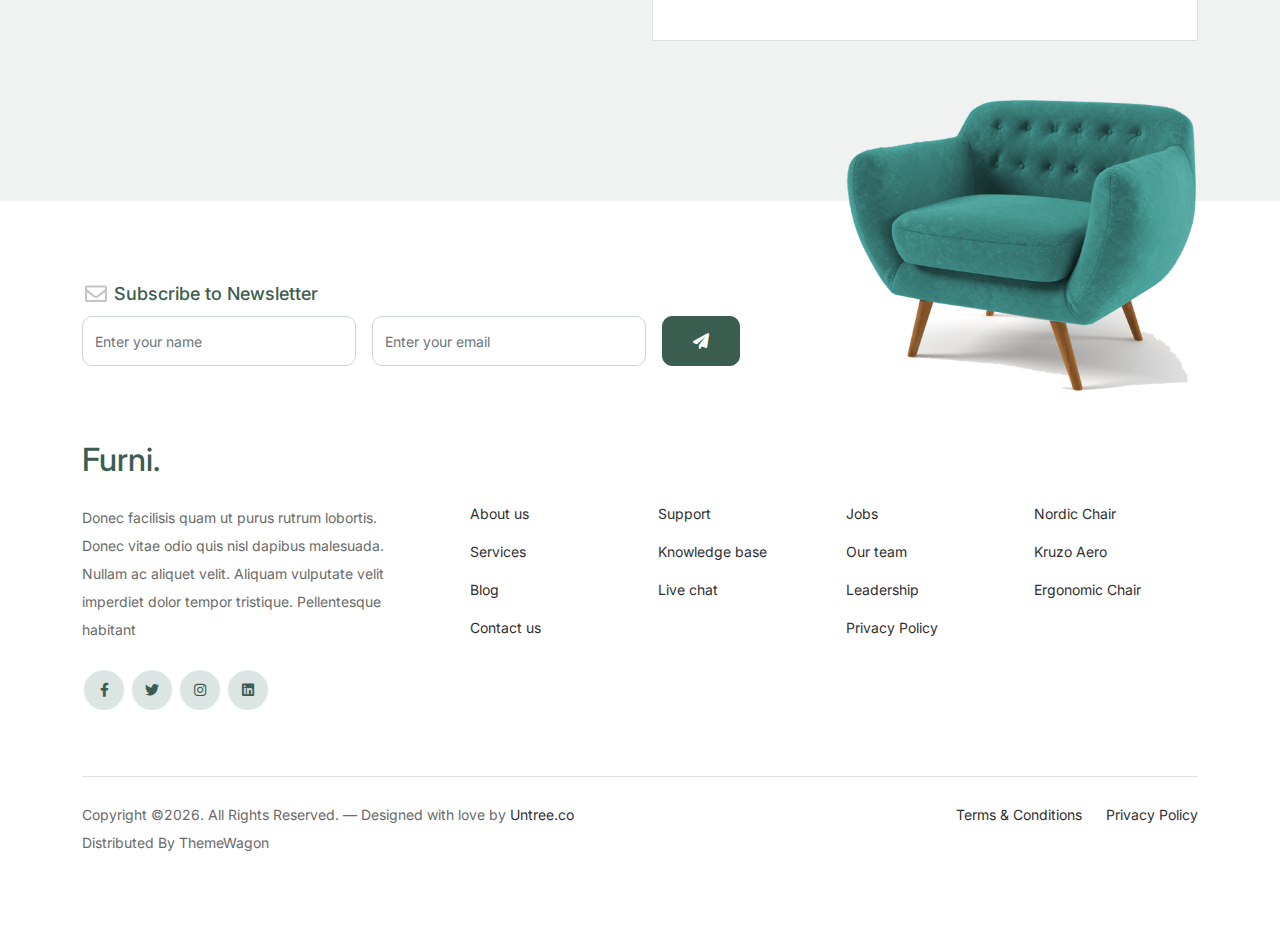
<file: furni-1.0.0/checkout.html>
<!-- /*
* Bootstrap 5
* Template Name: Furni
* Template Author: Untree.co
* Template URI: https://untree.co/
* License: https://creativecommons.org/licenses/by/3.0/
*/ -->
<!doctype html>
<html lang="en">
<head>
  <meta charset="utf-8">
  <meta name="viewport" content="width=device-width, initial-scale=1, shrink-to-fit=no">
  <meta name="author" content="Untree.co">
  <link rel="shortcut icon" href="favicon.png">

  <meta name="description" content="" />
  <meta name="keywords" content="bootstrap, bootstrap4" />

		<!-- Bootstrap CSS -->
		<link href="css/bootstrap.min.css" rel="stylesheet">
		<link href="https://cdnjs.cloudflare.com/ajax/libs/font-awesome/6.0.0-beta3/css/all.min.css" rel="stylesheet">
		<link href="css/tiny-slider.css" rel="stylesheet">
		<link href="css/style.css" rel="stylesheet">
		<title>Furni Free Bootstrap 5 Template for Furniture and Interior Design Websites by Untree.co </title>
	</head>

	<body>

		<!-- Start Header/Navigation -->
		<nav class="custom-navbar navbar navbar navbar-expand-md navbar-dark bg-dark" arial-label="Furni navigation bar">

			<div class="container">
				<a class="navbar-brand" href="index.html">Furni<span>.</span></a>

				<button class="navbar-toggler" type="button" data-bs-toggle="collapse" data-bs-target="#navbarsFurni" aria-controls="navbarsFurni" aria-expanded="false" aria-label="Toggle navigation">
					<span class="navbar-toggler-icon"></span>
				</button>

				<div class="collapse navbar-collapse" id="navbarsFurni">
					<ul class="custom-navbar-nav navbar-nav ms-auto mb-2 mb-md-0">
						<li class="nav-item ">
							<a class="nav-link" href="index.html">Home</a>
						</li>
						<li><a class="nav-link" href="shop.html">Shop</a></li>
						<li><a class="nav-link" href="about.html">About us</a></li>
						<li><a class="nav-link" href="services.html">Services</a></li>
						<li><a class="nav-link" href="blog.html">Blog</a></li>
						<li><a class="nav-link" href="contact.html">Contact us</a></li>
					</ul>

					<ul class="custom-navbar-cta navbar-nav mb-2 mb-md-0 ms-5">
						<li><a class="nav-link" href="#"><img src="images/user.svg"></a></li>
						<li><a class="nav-link" href="cart.html"><img src="images/cart.svg"></a></li>
					</ul>
				</div>
			</div>
				
		</nav>
		<!-- End Header/Navigation -->

		<!-- Start Hero Section -->
			<div class="hero">
				<div class="container">
					<div class="row justify-content-between">
						<div class="col-lg-5">
							<div class="intro-excerpt">
								<h1>Checkout</h1>
							</div>
						</div>
						<div class="col-lg-7">
							
						</div>
					</div>
				</div>
			</div>
		<!-- End Hero Section -->

		<div class="untree_co-section">
		    <div class="container">
		      <div class="row mb-5">
		        <div class="col-md-12">
		          <div class="border p-4 rounded" role="alert">
		            Returning customer? <a href="#">Click here</a> to login
		          </div>
		        </div>
		      </div>
		      <div class="row">
		        <div class="col-md-6 mb-5 mb-md-0">
		          <h2 class="h3 mb-3 text-black">Billing Details</h2>
		          <div class="p-3 p-lg-5 border bg-white">
		            <div class="form-group">
		              <label for="c_country" class="text-black">Country <span class="text-danger">*</span></label>
		              <select id="c_country" class="form-control">
		                <option value="1">Select a country</option>    
		                <option value="2">bangladesh</option>    
		                <option value="3">Algeria</option>    
		                <option value="4">Afghanistan</option>    
		                <option value="5">Ghana</option>    
		                <option value="6">Albania</option>    
		                <option value="7">Bahrain</option>    
		                <option value="8">Colombia</option>    
		                <option value="9">Dominican Republic</option>    
		              </select>
		            </div>
		            <div class="form-group row">
		              <div class="col-md-6">
		                <label for="c_fname" class="text-black">First Name <span class="text-danger">*</span></label>
		                <input type="text" class="form-control" id="c_fname" name="c_fname">
		              </div>
		              <div class="col-md-6">
		                <label for="c_lname" class="text-black">Last Name <span class="text-danger">*</span></label>
		                <input type="text" class="form-control" id="c_lname" name="c_lname">
		              </div>
		            </div>

		            <div class="form-group row">
		              <div class="col-md-12">
		                <label for="c_companyname" class="text-black">Company Name </label>
		                <input type="text" class="form-control" id="c_companyname" name="c_companyname">
		              </div>
		            </div>

		            <div class="form-group row">
		              <div class="col-md-12">
		                <label for="c_address" class="text-black">Address <span class="text-danger">*</span></label>
		                <input type="text" class="form-control" id="c_address" name="c_address" placeholder="Street address">
		              </div>
		            </div>

		            <div class="form-group mt-3">
		              <input type="text" class="form-control" placeholder="Apartment, suite, unit etc. (optional)">
		            </div>

		            <div class="form-group row">
		              <div class="col-md-6">
		                <label for="c_state_country" class="text-black">State / Country <span class="text-danger">*</span></label>
		                <input type="text" class="form-control" id="c_state_country" name="c_state_country">
		              </div>
		              <div class="col-md-6">
		                <label for="c_postal_zip" class="text-black">Posta / Zip <span class="text-danger">*</span></label>
		                <input type="text" class="form-control" id="c_postal_zip" name="c_postal_zip">
		              </div>
		            </div>

		            <div class="form-group row mb-5">
		              <div class="col-md-6">
		                <label for="c_email_address" class="text-black">Email Address <span class="text-danger">*</span></label>
		                <input type="text" class="form-control" id="c_email_address" name="c_email_address">
		              </div>
		              <div class="col-md-6">
		                <label for="c_phone" class="text-black">Phone <span class="text-danger">*</span></label>
		                <input type="text" class="form-control" id="c_phone" name="c_phone" placeholder="Phone Number">
		              </div>
		            </div>

		            <div class="form-group">
		              <label for="c_create_account" class="text-black" data-bs-toggle="collapse" href="#create_an_account" role="button" aria-expanded="false" aria-controls="create_an_account"><input type="checkbox" value="1" id="c_create_account"> Create an account?</label>
		              <div class="collapse" id="create_an_account">
		                <div class="py-2 mb-4">
		                  <p class="mb-3">Create an account by entering the information below. If you are a returning customer please login at the top of the page.</p>
		                  <div class="form-group">
		                    <label for="c_account_password" class="text-black">Account Password</label>
		                    <input type="email" class="form-control" id="c_account_password" name="c_account_password" placeholder="">
		                  </div>
		                </div>
		              </div>
		            </div>


		            <div class="form-group">
		              <label for="c_ship_different_address" class="text-black" data-bs-toggle="collapse" href="#ship_different_address" role="button" aria-expanded="false" aria-controls="ship_different_address"><input type="checkbox" value="1" id="c_ship_different_address"> Ship To A Different Address?</label>
		              <div class="collapse" id="ship_different_address">
		                <div class="py-2">

		                  <div class="form-group">
		                    <label for="c_diff_country" class="text-black">Country <span class="text-danger">*</span></label>
		                    <select id="c_diff_country" class="form-control">
		                      <option value="1">Select a country</option>    
		                      <option value="2">bangladesh</option>    
		                      <option value="3">Algeria</option>    
		                      <option value="4">Afghanistan</option>    
		                      <option value="5">Ghana</option>    
		                      <option value="6">Albania</option>    
		                      <option value="7">Bahrain</option>    
		                      <option value="8">Colombia</option>    
		                      <option value="9">Dominican Republic</option>    
		                    </select>
		                  </div>


		                  <div class="form-group row">
		                    <div class="col-md-6">
		                      <label for="c_diff_fname" class="text-black">First Name <span class="text-danger">*</span></label>
		                      <input type="text" class="form-control" id="c_diff_fname" name="c_diff_fname">
		                    </div>
		                    <div class="col-md-6">
		                      <label for="c_diff_lname" class="text-black">Last Name <span class="text-danger">*</span></label>
		                      <input type="text" class="form-control" id="c_diff_lname" name="c_diff_lname">
		                    </div>
		                  </div>

		                  <div class="form-group row">
		                    <div class="col-md-12">
		                      <label for="c_diff_companyname" class="text-black">Company Name </label>
		                      <input type="text" class="form-control" id="c_diff_companyname" name="c_diff_companyname">
		                    </div>
		                  </div>

		                  <div class="form-group row  mb-3">
		                    <div class="col-md-12">
		                      <label for="c_diff_address" class="text-black">Address <span class="text-danger">*</span></label>
		                      <input type="text" class="form-control" id="c_diff_address" name="c_diff_address" placeholder="Street address">
		                    </div>
		                  </div>

		                  <div class="form-group">
		                    <input type="text" class="form-control" placeholder="Apartment, suite, unit etc. (optional)">
		                  </div>

		                  <div class="form-group row">
		                    <div class="col-md-6">
		                      <label for="c_diff_state_country" class="text-black">State / Country <span class="text-danger">*</span></label>
		                      <input type="text" class="form-control" id="c_diff_state_country" name="c_diff_state_country">
		                    </div>
		                    <div class="col-md-6">
		                      <label for="c_diff_postal_zip" class="text-black">Posta / Zip <span class="text-danger">*</span></label>
		                      <input type="text" class="form-control" id="c_diff_postal_zip" name="c_diff_postal_zip">
		                    </div>
		                  </div>

		                  <div class="form-group row mb-5">
		                    <div class="col-md-6">
		                      <label for="c_diff_email_address" class="text-black">Email Address <span class="text-danger">*</span></label>
		                      <input type="text" class="form-control" id="c_diff_email_address" name="c_diff_email_address">
		                    </div>
		                    <div class="col-md-6">
		                      <label for="c_diff_phone" class="text-black">Phone <span class="text-danger">*</span></label>
		                      <input type="text" class="form-control" id="c_diff_phone" name="c_diff_phone" placeholder="Phone Number">
		                    </div>
		                  </div>

		                </div>

		              </div>
		            </div>

		            <div class="form-group">
		              <label for="c_order_notes" class="text-black">Order Notes</label>
		              <textarea name="c_order_notes" id="c_order_notes" cols="30" rows="5" class="form-control" placeholder="Write your notes here..."></textarea>
		            </div>

		          </div>
		        </div>
		        <div class="col-md-6">

		          <div class="row mb-5">
		            <div class="col-md-12">
		              <h2 class="h3 mb-3 text-black">Coupon Code</h2>
		              <div class="p-3 p-lg-5 border bg-white">

		                <label for="c_code" class="text-black mb-3">Enter your coupon code if you have one</label>
		                <div class="input-group w-75 couponcode-wrap">
		                  <input type="text" class="form-control me-2" id="c_code" placeholder="Coupon Code" aria-label="Coupon Code" aria-describedby="button-addon2">
		                  <div class="input-group-append">
		                    <button class="btn btn-black btn-sm" type="button" id="button-addon2">Apply</button>
		                  </div>
		                </div>

		              </div>
		            </div>
		          </div>

		          <div class="row mb-5">
		            <div class="col-md-12">
		              <h2 class="h3 mb-3 text-black">Your Order</h2>
		              <div class="p-3 p-lg-5 border bg-white">
		                <table class="table site-block-order-table mb-5">
		                  <thead>
		                    <th>Product</th>
		                    <th>Total</th>
		                  </thead>
		                  <tbody>
		                    <tr>
		                      <td>Top Up T-Shirt <strong class="mx-2">x</strong> 1</td>
		                      <td>$250.00</td>
		                    </tr>
		                    <tr>
		                      <td>Polo Shirt <strong class="mx-2">x</strong>   1</td>
		                      <td>$100.00</td>
		                    </tr>
		                    <tr>
		                      <td class="text-black font-weight-bold"><strong>Cart Subtotal</strong></td>
		                      <td class="text-black">$350.00</td>
		                    </tr>
		                    <tr>
		                      <td class="text-black font-weight-bold"><strong>Order Total</strong></td>
		                      <td class="text-black font-weight-bold"><strong>$350.00</strong></td>
		                    </tr>
		                  </tbody>
		                </table>

		                <div class="border p-3 mb-3">
		                  <h3 class="h6 mb-0"><a class="d-block" data-bs-toggle="collapse" href="#collapsebank" role="button" aria-expanded="false" aria-controls="collapsebank">Direct Bank Transfer</a></h3>

		                  <div class="collapse" id="collapsebank">
		                    <div class="py-2">
		                      <p class="mb-0">Make your payment directly into our bank account. Please use your Order ID as the payment reference. Your order won’t be shipped until the funds have cleared in our account.</p>
		                    </div>
		                  </div>
		                </div>

		                <div class="border p-3 mb-3">
		                  <h3 class="h6 mb-0"><a class="d-block" data-bs-toggle="collapse" href="#collapsecheque" role="button" aria-expanded="false" aria-controls="collapsecheque">Cheque Payment</a></h3>

		                  <div class="collapse" id="collapsecheque">
		                    <div class="py-2">
		                      <p class="mb-0">Make your payment directly into our bank account. Please use your Order ID as the payment reference. Your order won’t be shipped until the funds have cleared in our account.</p>
		                    </div>
		                  </div>
		                </div>

		                <div class="border p-3 mb-5">
		                  <h3 class="h6 mb-0"><a class="d-block" data-bs-toggle="collapse" href="#collapsepaypal" role="button" aria-expanded="false" aria-controls="collapsepaypal">Paypal</a></h3>

		                  <div class="collapse" id="collapsepaypal">
		                    <div class="py-2">
		                      <p class="mb-0">Make your payment directly into our bank account. Please use your Order ID as the payment reference. Your order won’t be shipped until the funds have cleared in our account.</p>
		                    </div>
		                  </div>
		                </div>

		                <div class="form-group">
		                  <button class="btn btn-black btn-lg py-3 btn-block" onclick="window.location='thankyou.html'">Place Order</button>
		                </div>

		              </div>
		            </div>
		          </div>

		        </div>
		      </div>
		      <!-- </form> -->
		    </div>
		  </div>

		<!-- Start Footer Section -->
		<footer class="footer-section">
			<div class="container relative">

				<div class="sofa-img">
					<img src="images/sofa.png" alt="Image" class="img-fluid">
				</div>

				<div class="row">
					<div class="col-lg-8">
						<div class="subscription-form">
							<h3 class="d-flex align-items-center"><span class="me-1"><img src="images/envelope-outline.svg" alt="Image" class="img-fluid"></span><span>Subscribe to Newsletter</span></h3>

							<form action="#" class="row g-3">
								<div class="col-auto">
									<input type="text" class="form-control" placeholder="Enter your name">
								</div>
								<div class="col-auto">
									<input type="email" class="form-control" placeholder="Enter your email">
								</div>
								<div class="col-auto">
									<button class="btn btn-primary">
										<span class="fa fa-paper-plane"></span>
									</button>
								</div>
							</form>

						</div>
					</div>
				</div>

				<div class="row g-5 mb-5">
					<div class="col-lg-4">
						<div class="mb-4 footer-logo-wrap"><a href="#" class="footer-logo">Furni<span>.</span></a></div>
						<p class="mb-4">Donec facilisis quam ut purus rutrum lobortis. Donec vitae odio quis nisl dapibus malesuada. Nullam ac aliquet velit. Aliquam vulputate velit imperdiet dolor tempor tristique. Pellentesque habitant</p>

						<ul class="list-unstyled custom-social">
							<li><a href="#"><span class="fa fa-brands fa-facebook-f"></span></a></li>
							<li><a href="#"><span class="fa fa-brands fa-twitter"></span></a></li>
							<li><a href="#"><span class="fa fa-brands fa-instagram"></span></a></li>
							<li><a href="#"><span class="fa fa-brands fa-linkedin"></span></a></li>
						</ul>
					</div>

					<div class="col-lg-8">
						<div class="row links-wrap">
							<div class="col-6 col-sm-6 col-md-3">
								<ul class="list-unstyled">
									<li><a href="#">About us</a></li>
									<li><a href="#">Services</a></li>
									<li><a href="#">Blog</a></li>
									<li><a href="#">Contact us</a></li>
								</ul>
							</div>

							<div class="col-6 col-sm-6 col-md-3">
								<ul class="list-unstyled">
									<li><a href="#">Support</a></li>
									<li><a href="#">Knowledge base</a></li>
									<li><a href="#">Live chat</a></li>
								</ul>
							</div>

							<div class="col-6 col-sm-6 col-md-3">
								<ul class="list-unstyled">
									<li><a href="#">Jobs</a></li>
									<li><a href="#">Our team</a></li>
									<li><a href="#">Leadership</a></li>
									<li><a href="#">Privacy Policy</a></li>
								</ul>
							</div>

							<div class="col-6 col-sm-6 col-md-3">
								<ul class="list-unstyled">
									<li><a href="#">Nordic Chair</a></li>
									<li><a href="#">Kruzo Aero</a></li>
									<li><a href="#">Ergonomic Chair</a></li>
								</ul>
							</div>
						</div>
					</div>

				</div>

				<div class="border-top copyright">
					<div class="row pt-4">
						<div class="col-lg-6">
							<p class="mb-2 text-center text-lg-start">Copyright &copy;<script>document.write(new Date().getFullYear());</script>. All Rights Reserved. &mdash; Designed with love by <a href="https://untree.co">Untree.co</a> Distributed By <a hreff="https://themewagon.com">ThemeWagon</a>  <!-- License information: https://untree.co/license/ -->
            </p>
						</div>

						<div class="col-lg-6 text-center text-lg-end">
							<ul class="list-unstyled d-inline-flex ms-auto">
								<li class="me-4"><a href="#">Terms &amp; Conditions</a></li>
								<li><a href="#">Privacy Policy</a></li>
							</ul>
						</div>

					</div>
				</div>

			</div>
		</footer>
		<!-- End Footer Section -->	


		<script src="js/bootstrap.bundle.min.js"></script>
		<script src="js/tiny-slider.js"></script>
		<script src="js/custom.js"></script>
	</body>

</html>
</file>
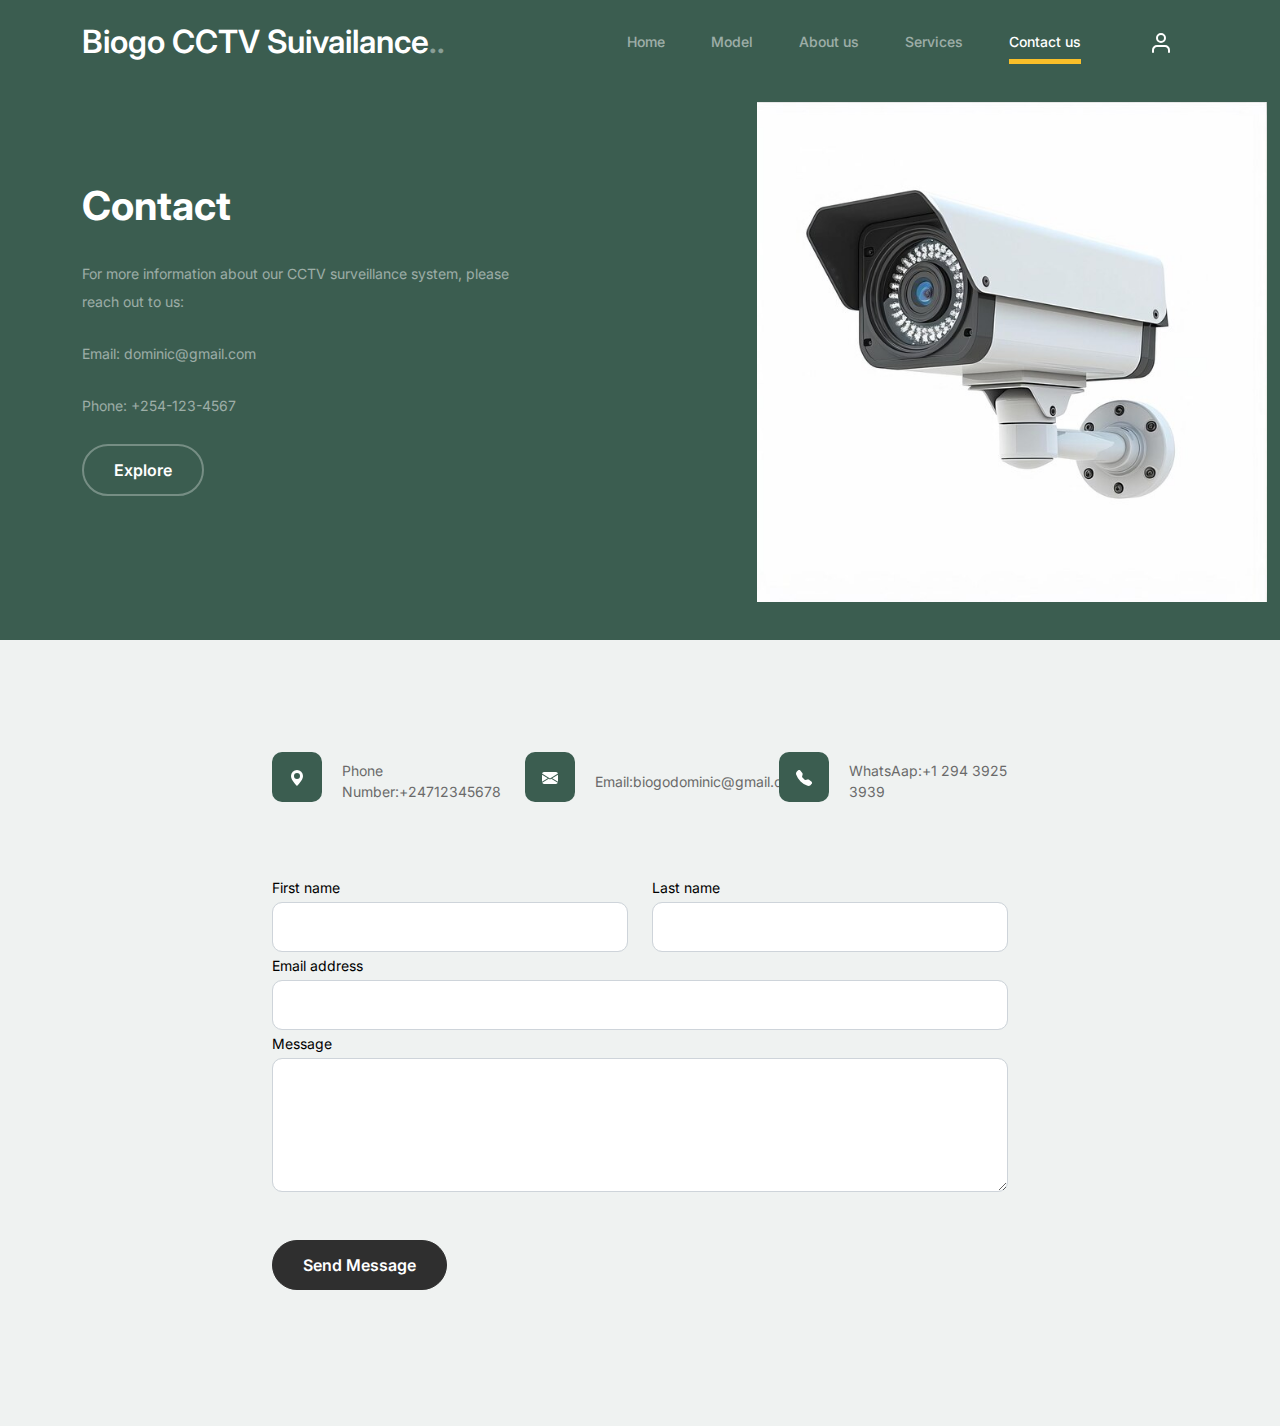
<file: furni-1.0.0/contact.html>
<!doctype html>
<html lang="en">
	<head>
		<meta charset="utf-8">
		<meta name="viewport" content="width=device-width, initial-scale=1, shrink-to-fit=no">
		<meta name="author" content="Untree.co">
		<link rel="shortcut icon" href="favicon.png">
		<meta name="description" content="" />
		<meta name="keywords" content="bootstrap, bootstrap4" />
		<link href="css/bootstrap.min.css" rel="stylesheet">
		<link href="https://cdnjs.cloudflare.com/ajax/libs/font-awesome/6.0.0-beta3/css/all.min.css" rel="stylesheet">
		<link href="css/tiny-slider.css" rel="stylesheet">
		<link href="css/style.css" rel="stylesheet">
		<title>Public Service Surveillance system</title>	
	</head>
	<body>
		<nav class="custom-navbar navbar navbar navbar-expand-md navbar-dark bg-dark" arial-label="Furni navigation bar">
			<div class="container">
				<a class="navbar-brand" href="index.html">Biogo CCTV Suivailance<span>..</span></a>

				<button class="navbar-toggler" type="button" data-bs-toggle="collapse" data-bs-target="#navbarsFurni" aria-controls="navbarsFurni" aria-expanded="false" aria-label="Toggle navigation">
					<span class="navbar-toggler-icon"></span>
				</button>

				<div class="collapse navbar-collapse" id="navbarsFurni">
					<ul class="custom-navbar-nav navbar-nav ms-auto mb-2 mb-md-0">
						<li class="nav-item">
							<a class="nav-link" href="index.html">Home</a>
						</li>
						<li><a class="nav-link" href="blog.html">Model</a></li>
						<li><a class="nav-link" href="about.html">About us</a></li>
						<li><a class="nav-link" href="services.html">Services</a></li>
						<li class="active"><a class="nav-link" href="contact.html">Contact us</a></li>
					</ul>
					<ul class="custom-navbar-cta navbar-nav mb-2 mb-md-0 ms-5">
						<li><a class="nav-link" href="#"><img src="images/user.svg"></a></li>
					</ul>
				</div>
			</div>	
		</nav>
			<div class="hero">
				<div class="container">
					<div class="row justify-content-between">
						<div class="col-lg-5">
							<div class="intro-excerpt">
								<h1>Contact</h1>
								<p class="mb-4">For more information about our CCTV surveillance system, please reach out to us:</p>
								<p  class="mb-4">Email: dominic@gmail.com</p>
								<p  class="mb-4">	Phone: +254-123-4567</p>
								<p><a href="#" class="btn btn-white-outline">Explore</a></p>
							</div>
						</div>
						<div class="col-lg-7">
							<div class="hero-img-wrap">
								<img src="images/camera1.jpg" class="img-fluid" id="cam1">
							</div>
						</div>
					</div>
				</div>
			</div>
		<div class="untree_co-section">
      <div class="container">
        <div class="block">
          <div class="row justify-content-center">
            <div class="col-md-8 col-lg-8 pb-4">
              <div class="row mb-5">
                <div class="col-lg-4">
                  <div  class="service no-shadow align-items-center link horizontal d-flex active" data-aos="fade-left" data-aos-delay="0">
                    <div class="service-icon color-1 mb-4">
                      <svg xmlns="http://www.w3.org/2000/svg" width="16" height="16" fill="currentColor" class="bi bi-geo-alt-fill" viewBox="0 0 16 16">
                        <path d="M8 16s6-5.686 6-10A6 6 0 0 0 2 6c0 4.314 6 10 6 10zm0-7a3 3 0 1 1 0-6 3 3 0 0 1 0 6z"/>
                      </svg>
                    </div>
                    <div class="service-contents">
                      <p>Phone Number:+24712345678</p>
                    </div> 
                  </div>
                </div>
                <div class="col-lg-4">
                  <div  class="service no-shadow align-items-center link horizontal d-flex active" data-aos="fade-left" data-aos-delay="0">
                    <div class="service-icon color-1 mb-4">
                      <svg xmlns="http://www.w3.org/2000/svg" width="16" height="16" fill="currentColor" class="bi bi-envelope-fill" viewBox="0 0 16 16">
                        <path d="M.05 3.555A2 2 0 0 1 2 2h12a2 2 0 0 1 1.95 1.555L8 8.414.05 3.555zM0 4.697v7.104l5.803-3.558L0 4.697zM6.761 8.83l-6.57 4.027A2 2 0 0 0 2 14h12a2 2 0 0 0 1.808-1.144l-6.57-4.027L8 9.586l-1.239-.757zm3.436-.586L16 11.801V4.697l-5.803 3.546z"/>
                      </svg>
                    </div>
                    <div class="service-contents">
                      <p>Email:biogodominic@gmail.com</p>
                    </div>
                  </div>
                </div>
                <div class="col-lg-4">
                  <div  class="service no-shadow align-items-center link horizontal d-flex active" data-aos="fade-left" data-aos-delay="0">
                    <div class="service-icon color-1 mb-4">
                      <svg xmlns="http://www.w3.org/2000/svg" width="16" height="16" fill="currentColor" class="bi bi-telephone-fill" viewBox="0 0 16 16">
                        <path fill-rule="evenodd" d="M1.885.511a1.745 1.745 0 0 1 2.61.163L6.29 2.98c.329.423.445.974.315 1.494l-.547 2.19a.678.678 0 0 0 .178.643l2.457 2.457a.678.678 0 0 0 .644.178l2.189-.547a1.745 1.745 0 0 1 1.494.315l2.306 1.794c.829.645.905 1.87.163 2.611l-1.034 1.034c-.74.74-1.846 1.065-2.877.702a18.634 18.634 0 0 1-7.01-4.42 18.634 18.634 0 0 1-4.42-7.009c-.362-1.03-.037-2.137.703-2.877L1.885.511z"/>
                      </svg>
                    </div>
                    <div class="service-contents">
                      <p>WhatsAap:+1 294 3925 3939</p>
                    </div>
                  </div>
                </div>
              </div>
              <form>
                <div class="row">
                  <div class="col-6">
                    <div class="form-group">
                      <label class="text-black" for="fname">First name</label>
                      <input type="text" class="form-control" id="fname">
                    </div>
                  </div>
                  <div class="col-6">
                    <div class="form-group">
                      <label class="text-black" for="lname">Last name</label>
                      <input type="text" class="form-control" id="lname">
                    </div>
                  </div>
                </div>
                <div class="form-group">
                  <label class="text-black" for="email">Email address</label>
                  <input type="email" class="form-control" id="email">
                </div>
                <div class="form-group mb-5">
                  <label class="text-black" for="message">Message</label>
                  <textarea name="" class="form-control" id="message" cols="10" rows="5"></textarea>
                </div>
                <button type="submit" class="btn btn-primary-hover-outline">Send Message</button>
              </form>
            </div>
          </div>
        </div>
      </div>
    </div>
  </div>
		<script src="js/bootstrap.bundle.min.js"></script>
		<script src="js/tiny-slider.js"></script>
		<script src="js/custom.js"></script>
	</body>

</html>
</file>
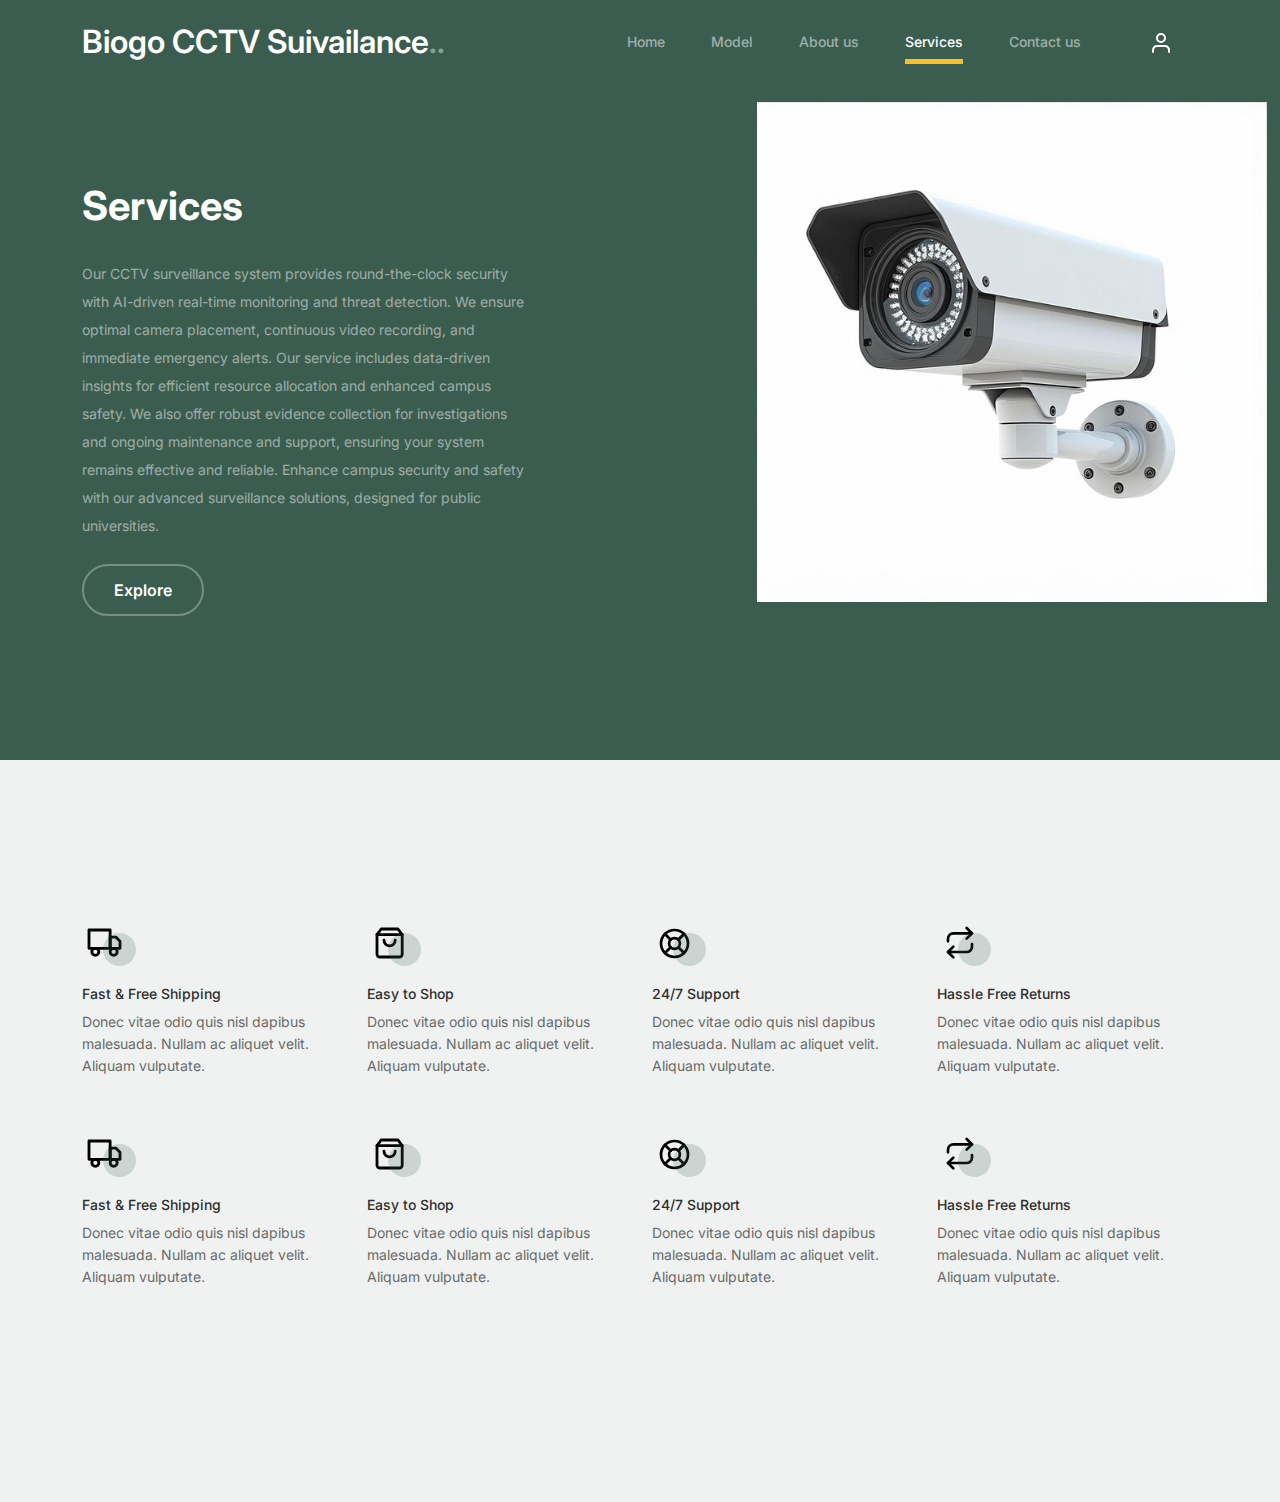
<file: furni-1.0.0/services.html>
<!doctype html>
<html lang="en">
	<head>
		<meta charset="utf-8">
		<meta name="viewport" content="width=device-width, initial-scale=1, shrink-to-fit=no">
		<meta name="author" content="Untree.co">
		<link rel="shortcut icon" href="favicon.png">
		<meta name="description" content="" />
		<meta name="keywords" content="bootstrap, bootstrap4" />
		<link href="css/bootstrap.min.css" rel="stylesheet">
		<link href="https://cdnjs.cloudflare.com/ajax/libs/font-awesome/6.0.0-beta3/css/all.min.css" rel="stylesheet">
		<link href="css/tiny-slider.css" rel="stylesheet">
		<link href="css/style.css" rel="stylesheet">
		<title>Public Service Surveillance system</title>	
	</head>
	<body>
		<nav class="custom-navbar navbar navbar navbar-expand-md navbar-dark bg-dark" arial-label="Furni navigation bar">

			<div class="container">
				<a class="navbar-brand" href="index.html">Biogo CCTV Suivailance<span>..</span></a>

				<button class="navbar-toggler" type="button" data-bs-toggle="collapse" data-bs-target="#navbarsFurni" aria-controls="navbarsFurni" aria-expanded="false" aria-label="Toggle navigation">
					<span class="navbar-toggler-icon"></span>
				</button>

				<div class="collapse navbar-collapse" id="navbarsFurni">
					<ul class="custom-navbar-nav navbar-nav ms-auto mb-2 mb-md-0">
						<li class="nav-item">
							<a class="nav-link" href="index.html">Home</a>
						</li>
						<li><a class="nav-link" href="blog.html">Model</a></li>
						<li><a class="nav-link" href="about.html">About us</a></li>
						<li class="active"><a class="nav-link" href="services.html">Services</a></li>
						<li><a class="nav-link" href="contact.html">Contact us</a></li>
					</ul>

					<ul class="custom-navbar-cta navbar-nav mb-2 mb-md-0 ms-5">
						<li><a class="nav-link" href="#"><img src="images/user.svg"></a></li>
					</ul>
				</div>
			</div>
				
		</nav>
			<div class="hero">
				<div class="container">
					<div class="row justify-content-between">
						<div class="col-lg-5">
							<div class="intro-excerpt">
								<h1>Services</h1>
								<p class="mb-4">Our CCTV surveillance system provides round-the-clock security with AI-driven real-time monitoring and threat detection. We ensure optimal camera placement, continuous video recording, and immediate emergency alerts. Our service includes data-driven insights for efficient resource allocation and enhanced campus safety. We also offer robust evidence collection for investigations and ongoing maintenance and support, ensuring your system remains effective and reliable. Enhance campus security and safety with our advanced surveillance solutions, designed for public universities.</p>
								<p><a href="#" class="btn btn-white-outline">Explore</a></p>
							</div>
						</div>
						<div class="col-lg-7">
							<div class="hero-img-wrap">
								<img src="images/camera1.jpg" class="img-fluid" id="cam1">
							</div>
						</div>
					</div>
				</div>
			</div>
		<div class="why-choose-section">
			<div class="container">
				
				
				<div class="row my-5">
					<div class="col-6 col-md-6 col-lg-3 mb-4">
						<div class="feature">
							<div class="icon">
								<img src="images/truck.svg" alt="Image" class="imf-fluid">
							</div>
							<h3>Fast &amp; Free Shipping</h3>
							<p>Donec vitae odio quis nisl dapibus malesuada. Nullam ac aliquet velit. Aliquam vulputate.</p>
						</div>
					</div>

					<div class="col-6 col-md-6 col-lg-3 mb-4">
						<div class="feature">
							<div class="icon">
								<img src="images/bag.svg" alt="Image" class="imf-fluid">
							</div>
							<h3>Easy to Shop</h3>
							<p>Donec vitae odio quis nisl dapibus malesuada. Nullam ac aliquet velit. Aliquam vulputate.</p>
						</div>
					</div>

					<div class="col-6 col-md-6 col-lg-3 mb-4">
						<div class="feature">
							<div class="icon">
								<img src="images/support.svg" alt="Image" class="imf-fluid">
							</div>
							<h3>24/7 Support</h3>
							<p>Donec vitae odio quis nisl dapibus malesuada. Nullam ac aliquet velit. Aliquam vulputate.</p>
						</div>
					</div>

					<div class="col-6 col-md-6 col-lg-3 mb-4">
						<div class="feature">
							<div class="icon">
								<img src="images/return.svg" alt="Image" class="imf-fluid">
							</div>
							<h3>Hassle Free Returns</h3>
							<p>Donec vitae odio quis nisl dapibus malesuada. Nullam ac aliquet velit. Aliquam vulputate.</p>
						</div>
					</div>

					<div class="col-6 col-md-6 col-lg-3 mb-4">
						<div class="feature">
							<div class="icon">
								<img src="images/truck.svg" alt="Image" class="imf-fluid">
							</div>
							<h3>Fast &amp; Free Shipping</h3>
							<p>Donec vitae odio quis nisl dapibus malesuada. Nullam ac aliquet velit. Aliquam vulputate.</p>
						</div>
					</div>

					<div class="col-6 col-md-6 col-lg-3 mb-4">
						<div class="feature">
							<div class="icon">
								<img src="images/bag.svg" alt="Image" class="imf-fluid">
							</div>
							<h3>Easy to Shop</h3>
							<p>Donec vitae odio quis nisl dapibus malesuada. Nullam ac aliquet velit. Aliquam vulputate.</p>
						</div>
					</div>

					<div class="col-6 col-md-6 col-lg-3 mb-4">
						<div class="feature">
							<div class="icon">
								<img src="images/support.svg" alt="Image" class="imf-fluid">
							</div>
							<h3>24/7 Support</h3>
							<p>Donec vitae odio quis nisl dapibus malesuada. Nullam ac aliquet velit. Aliquam vulputate.</p>
						</div>
					</div>

					<div class="col-6 col-md-6 col-lg-3 mb-4">
						<div class="feature">
							<div class="icon">
								<img src="images/return.svg" alt="Image" class="imf-fluid">
							</div>
							<h3>Hassle Free Returns</h3>
							<p>Donec vitae odio quis nisl dapibus malesuada. Nullam ac aliquet velit. Aliquam vulputate.</p>
						</div>
					</div>

				</div>
			
			</div>
		</div>
		<!-- End Why Choose Us Section -->
		<script src="js/bootstrap.bundle.min.js"></script>
		<script src="js/tiny-slider.js"></script>
		<script src="js/custom.js"></script>
	</body>

</html>
</file>
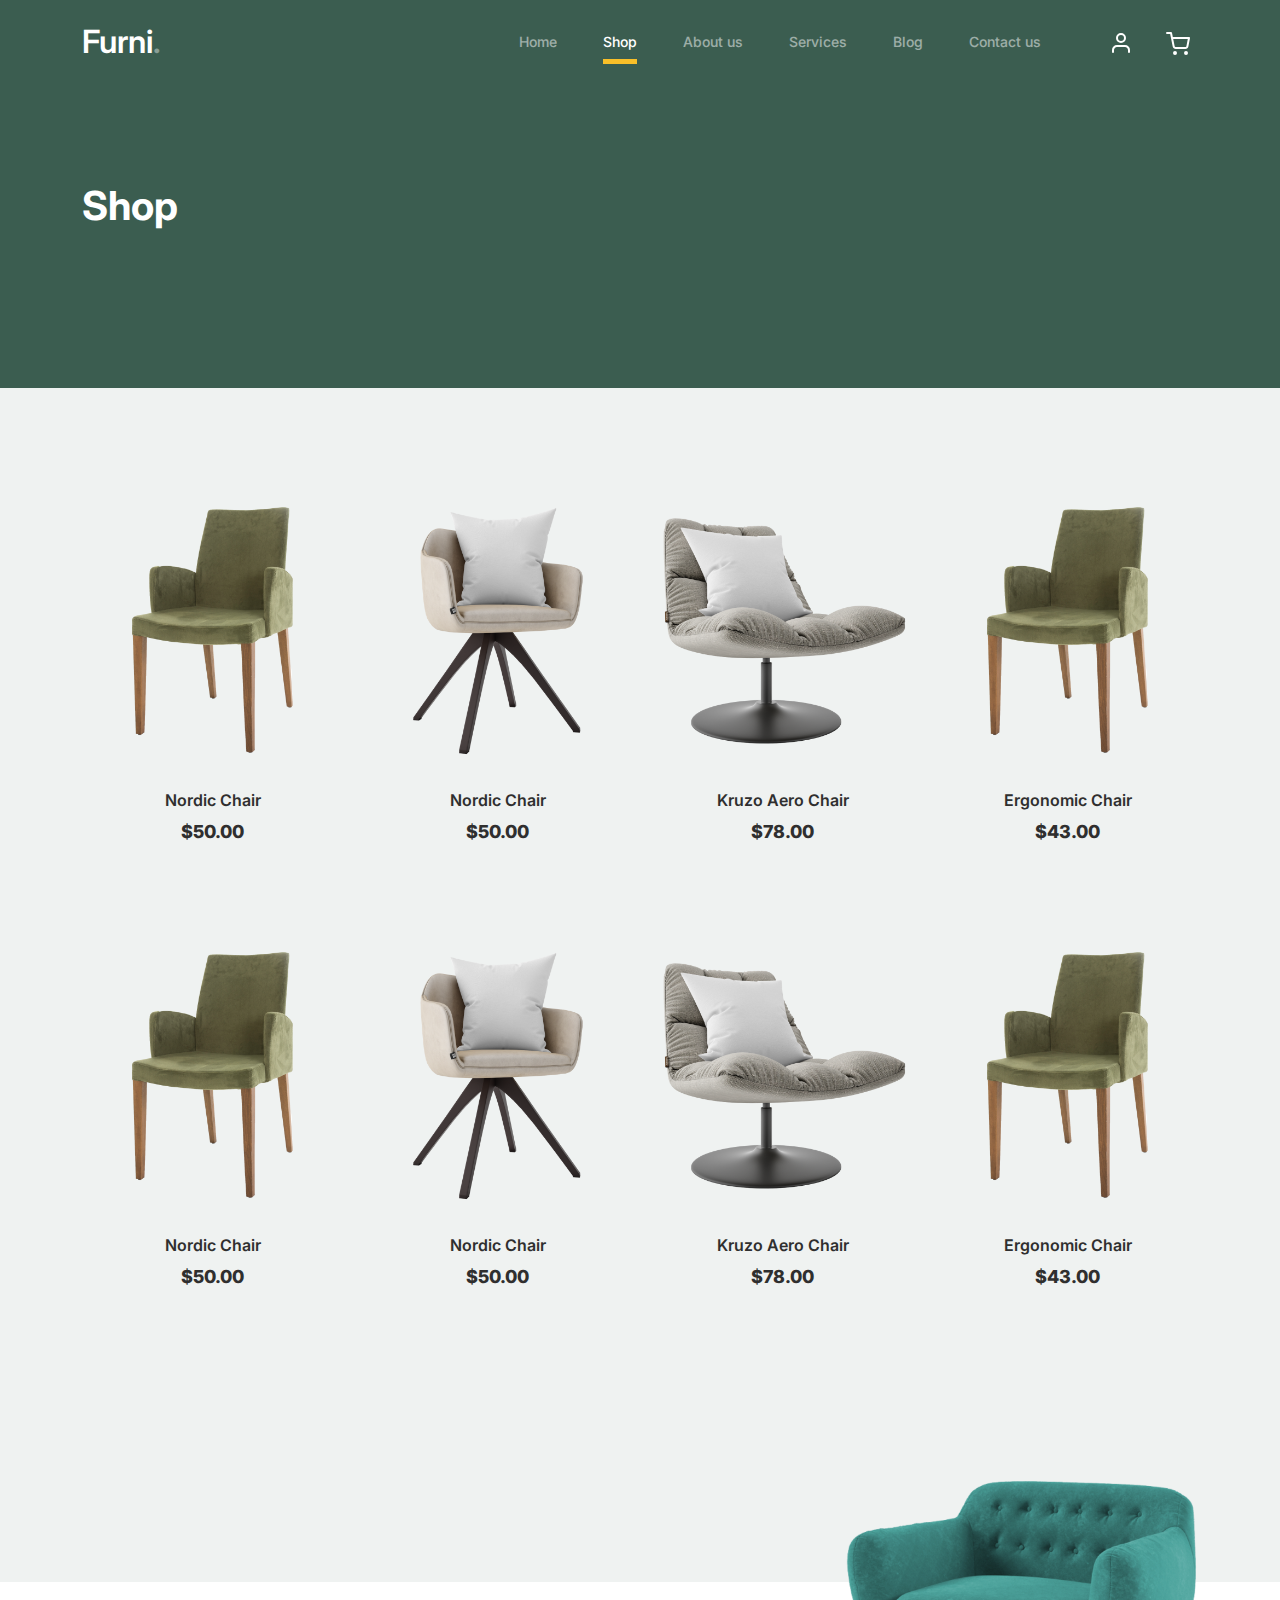
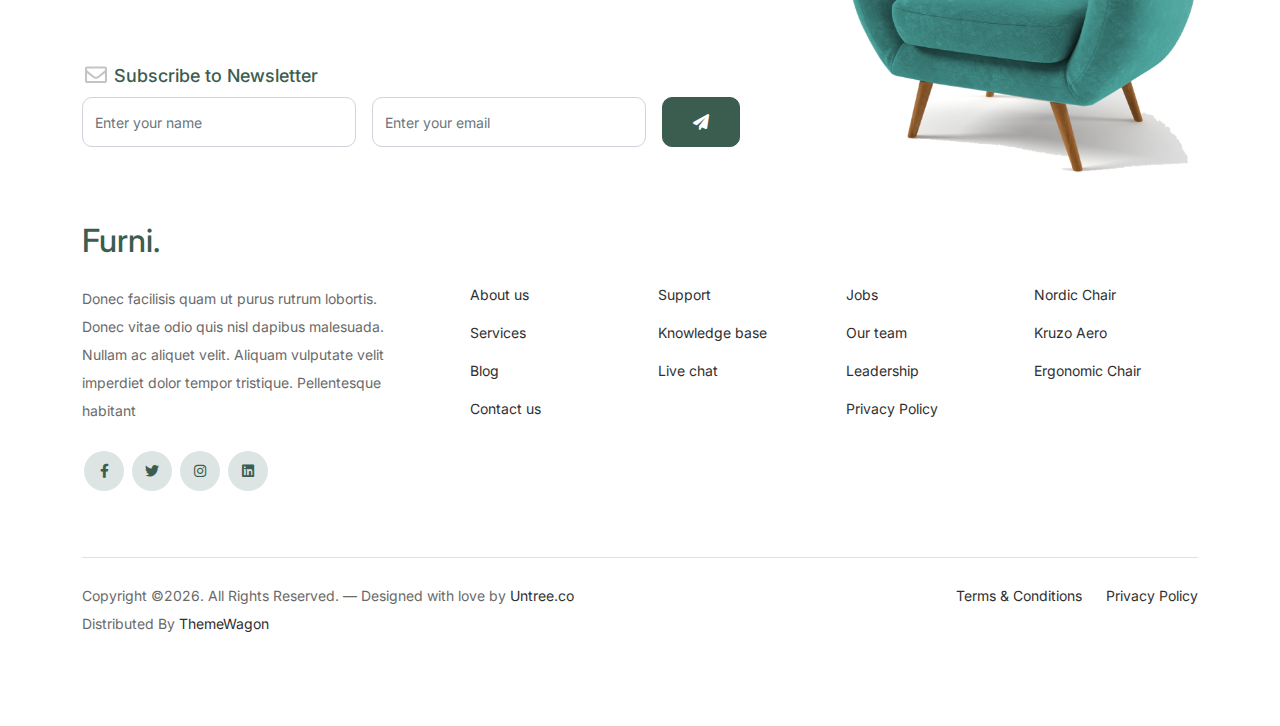
<file: furni-1.0.0/shop.html>
<!-- /*
* Bootstrap 5
* Template Name: Furni
* Template Author: Untree.co
* Template URI: https://untree.co/
* License: https://creativecommons.org/licenses/by/3.0/
*/ -->
<!doctype html>
<html lang="en">
<head>
  <meta charset="utf-8">
  <meta name="viewport" content="width=device-width, initial-scale=1, shrink-to-fit=no">
  <meta name="author" content="Untree.co">
  <link rel="shortcut icon" href="favicon.png">

  <meta name="description" content="" />
  <meta name="keywords" content="bootstrap, bootstrap4" />

		<!-- Bootstrap CSS -->
		<link href="css/bootstrap.min.css" rel="stylesheet">
		<link href="https://cdnjs.cloudflare.com/ajax/libs/font-awesome/6.0.0-beta3/css/all.min.css" rel="stylesheet">
		<link href="css/tiny-slider.css" rel="stylesheet">
		<link href="css/style.css" rel="stylesheet">
		<title>Furni Free Bootstrap 5 Template for Furniture and Interior Design Websites by Untree.co </title>
	</head>

	<body>

		<!-- Start Header/Navigation -->
		<nav class="custom-navbar navbar navbar navbar-expand-md navbar-dark bg-dark" arial-label="Furni navigation bar">

			<div class="container">
				<a class="navbar-brand" href="index.html">Furni<span>.</span></a>

				<button class="navbar-toggler" type="button" data-bs-toggle="collapse" data-bs-target="#navbarsFurni" aria-controls="navbarsFurni" aria-expanded="false" aria-label="Toggle navigation">
					<span class="navbar-toggler-icon"></span>
				</button>

				<div class="collapse navbar-collapse" id="navbarsFurni">
					<ul class="custom-navbar-nav navbar-nav ms-auto mb-2 mb-md-0">
						<li class="nav-item ">
							<a class="nav-link" href="index.html">Home</a>
						</li>
						<li class="active"><a class="nav-link" href="shop.html">Shop</a></li>
						<li><a class="nav-link" href="about.html">About us</a></li>
						<li><a class="nav-link" href="services.html">Services</a></li>
						<li><a class="nav-link" href="blog.html">Blog</a></li>
						<li><a class="nav-link" href="contact.html">Contact us</a></li>
					</ul>

					<ul class="custom-navbar-cta navbar-nav mb-2 mb-md-0 ms-5">
						<li><a class="nav-link" href="#"><img src="images/user.svg"></a></li>
						<li><a class="nav-link" href="cart.html"><img src="images/cart.svg"></a></li>
					</ul>
				</div>
			</div>
				
		</nav>
		<!-- End Header/Navigation -->

		<!-- Start Hero Section -->
			<div class="hero">
				<div class="container">
					<div class="row justify-content-between">
						<div class="col-lg-5">
							<div class="intro-excerpt">
								<h1>Shop</h1>
							</div>
						</div>
						<div class="col-lg-7">
							
						</div>
					</div>
				</div>
			</div>
		<!-- End Hero Section -->

		

		<div class="untree_co-section product-section before-footer-section">
		    <div class="container">
		      	<div class="row">

		      		<!-- Start Column 1 -->
					<div class="col-12 col-md-4 col-lg-3 mb-5">
						<a class="product-item" href="#">
							<img src="images/product-3.png" class="img-fluid product-thumbnail">
							<h3 class="product-title">Nordic Chair</h3>
							<strong class="product-price">$50.00</strong>

							<span class="icon-cross">
								<img src="images/cross.svg" class="img-fluid">
							</span>
						</a>
					</div> 
					<!-- End Column 1 -->
						
					<!-- Start Column 2 -->
					<div class="col-12 col-md-4 col-lg-3 mb-5">
						<a class="product-item" href="#">
							<img src="images/product-1.png" class="img-fluid product-thumbnail">
							<h3 class="product-title">Nordic Chair</h3>
							<strong class="product-price">$50.00</strong>

							<span class="icon-cross">
								<img src="images/cross.svg" class="img-fluid">
							</span>
						</a>
					</div> 
					<!-- End Column 2 -->

					<!-- Start Column 3 -->
					<div class="col-12 col-md-4 col-lg-3 mb-5">
						<a class="product-item" href="#">
							<img src="images/product-2.png" class="img-fluid product-thumbnail">
							<h3 class="product-title">Kruzo Aero Chair</h3>
							<strong class="product-price">$78.00</strong>

							<span class="icon-cross">
								<img src="images/cross.svg" class="img-fluid">
							</span>
						</a>
					</div>
					<!-- End Column 3 -->

					<!-- Start Column 4 -->
					<div class="col-12 col-md-4 col-lg-3 mb-5">
						<a class="product-item" href="#">
							<img src="images/product-3.png" class="img-fluid product-thumbnail">
							<h3 class="product-title">Ergonomic Chair</h3>
							<strong class="product-price">$43.00</strong>

							<span class="icon-cross">
								<img src="images/cross.svg" class="img-fluid">
							</span>
						</a>
					</div>
					<!-- End Column 4 -->


					<!-- Start Column 1 -->
					<div class="col-12 col-md-4 col-lg-3 mb-5">
						<a class="product-item" href="#">
							<img src="images/product-3.png" class="img-fluid product-thumbnail">
							<h3 class="product-title">Nordic Chair</h3>
							<strong class="product-price">$50.00</strong>

							<span class="icon-cross">
								<img src="images/cross.svg" class="img-fluid">
							</span>
						</a>
					</div> 
					<!-- End Column 1 -->
						
					<!-- Start Column 2 -->
					<div class="col-12 col-md-4 col-lg-3 mb-5">
						<a class="product-item" href="#">
							<img src="images/product-1.png" class="img-fluid product-thumbnail">
							<h3 class="product-title">Nordic Chair</h3>
							<strong class="product-price">$50.00</strong>

							<span class="icon-cross">
								<img src="images/cross.svg" class="img-fluid">
							</span>
						</a>
					</div> 
					<!-- End Column 2 -->

					<!-- Start Column 3 -->
					<div class="col-12 col-md-4 col-lg-3 mb-5">
						<a class="product-item" href="#">
							<img src="images/product-2.png" class="img-fluid product-thumbnail">
							<h3 class="product-title">Kruzo Aero Chair</h3>
							<strong class="product-price">$78.00</strong>

							<span class="icon-cross">
								<img src="images/cross.svg" class="img-fluid">
							</span>
						</a>
					</div>
					<!-- End Column 3 -->

					<!-- Start Column 4 -->
					<div class="col-12 col-md-4 col-lg-3 mb-5">
						<a class="product-item" href="#">
							<img src="images/product-3.png" class="img-fluid product-thumbnail">
							<h3 class="product-title">Ergonomic Chair</h3>
							<strong class="product-price">$43.00</strong>

							<span class="icon-cross">
								<img src="images/cross.svg" class="img-fluid">
							</span>
						</a>
					</div>
					<!-- End Column 4 -->

		      	</div>
		    </div>
		</div>


		<!-- Start Footer Section -->
		<footer class="footer-section">
			<div class="container relative">

				<div class="sofa-img">
					<img src="images/sofa.png" alt="Image" class="img-fluid">
				</div>

				<div class="row">
					<div class="col-lg-8">
						<div class="subscription-form">
							<h3 class="d-flex align-items-center"><span class="me-1"><img src="images/envelope-outline.svg" alt="Image" class="img-fluid"></span><span>Subscribe to Newsletter</span></h3>

							<form action="#" class="row g-3">
								<div class="col-auto">
									<input type="text" class="form-control" placeholder="Enter your name">
								</div>
								<div class="col-auto">
									<input type="email" class="form-control" placeholder="Enter your email">
								</div>
								<div class="col-auto">
									<button class="btn btn-primary">
										<span class="fa fa-paper-plane"></span>
									</button>
								</div>
							</form>

						</div>
					</div>
				</div>

				<div class="row g-5 mb-5">
					<div class="col-lg-4">
						<div class="mb-4 footer-logo-wrap"><a href="#" class="footer-logo">Furni<span>.</span></a></div>
						<p class="mb-4">Donec facilisis quam ut purus rutrum lobortis. Donec vitae odio quis nisl dapibus malesuada. Nullam ac aliquet velit. Aliquam vulputate velit imperdiet dolor tempor tristique. Pellentesque habitant</p>

						<ul class="list-unstyled custom-social">
							<li><a href="#"><span class="fa fa-brands fa-facebook-f"></span></a></li>
							<li><a href="#"><span class="fa fa-brands fa-twitter"></span></a></li>
							<li><a href="#"><span class="fa fa-brands fa-instagram"></span></a></li>
							<li><a href="#"><span class="fa fa-brands fa-linkedin"></span></a></li>
						</ul>
					</div>

					<div class="col-lg-8">
						<div class="row links-wrap">
							<div class="col-6 col-sm-6 col-md-3">
								<ul class="list-unstyled">
									<li><a href="#">About us</a></li>
									<li><a href="#">Services</a></li>
									<li><a href="#">Blog</a></li>
									<li><a href="#">Contact us</a></li>
								</ul>
							</div>

							<div class="col-6 col-sm-6 col-md-3">
								<ul class="list-unstyled">
									<li><a href="#">Support</a></li>
									<li><a href="#">Knowledge base</a></li>
									<li><a href="#">Live chat</a></li>
								</ul>
							</div>

							<div class="col-6 col-sm-6 col-md-3">
								<ul class="list-unstyled">
									<li><a href="#">Jobs</a></li>
									<li><a href="#">Our team</a></li>
									<li><a href="#">Leadership</a></li>
									<li><a href="#">Privacy Policy</a></li>
								</ul>
							</div>

							<div class="col-6 col-sm-6 col-md-3">
								<ul class="list-unstyled">
									<li><a href="#">Nordic Chair</a></li>
									<li><a href="#">Kruzo Aero</a></li>
									<li><a href="#">Ergonomic Chair</a></li>
								</ul>
							</div>
						</div>
					</div>

				</div>

				<div class="border-top copyright">
					<div class="row pt-4">
						<div class="col-lg-6">
							<p class="mb-2 text-center text-lg-start">Copyright &copy;<script>document.write(new Date().getFullYear());</script>. All Rights Reserved. &mdash; Designed with love by <a href="https://untree.co">Untree.co</a>  Distributed By <a href="https://themewagon.com">ThemeWagon</a> <!-- License information: https://untree.co/license/ -->
            </p>
						</div>

						<div class="col-lg-6 text-center text-lg-end">
							<ul class="list-unstyled d-inline-flex ms-auto">
								<li class="me-4"><a href="#">Terms &amp; Conditions</a></li>
								<li><a href="#">Privacy Policy</a></li>
							</ul>
						</div>

					</div>
				</div>

			</div>
		</footer>
		<!-- End Footer Section -->	


		<script src="js/bootstrap.bundle.min.js"></script>
		<script src="js/tiny-slider.js"></script>
		<script src="js/custom.js"></script>
	</body>

</html>
</file>
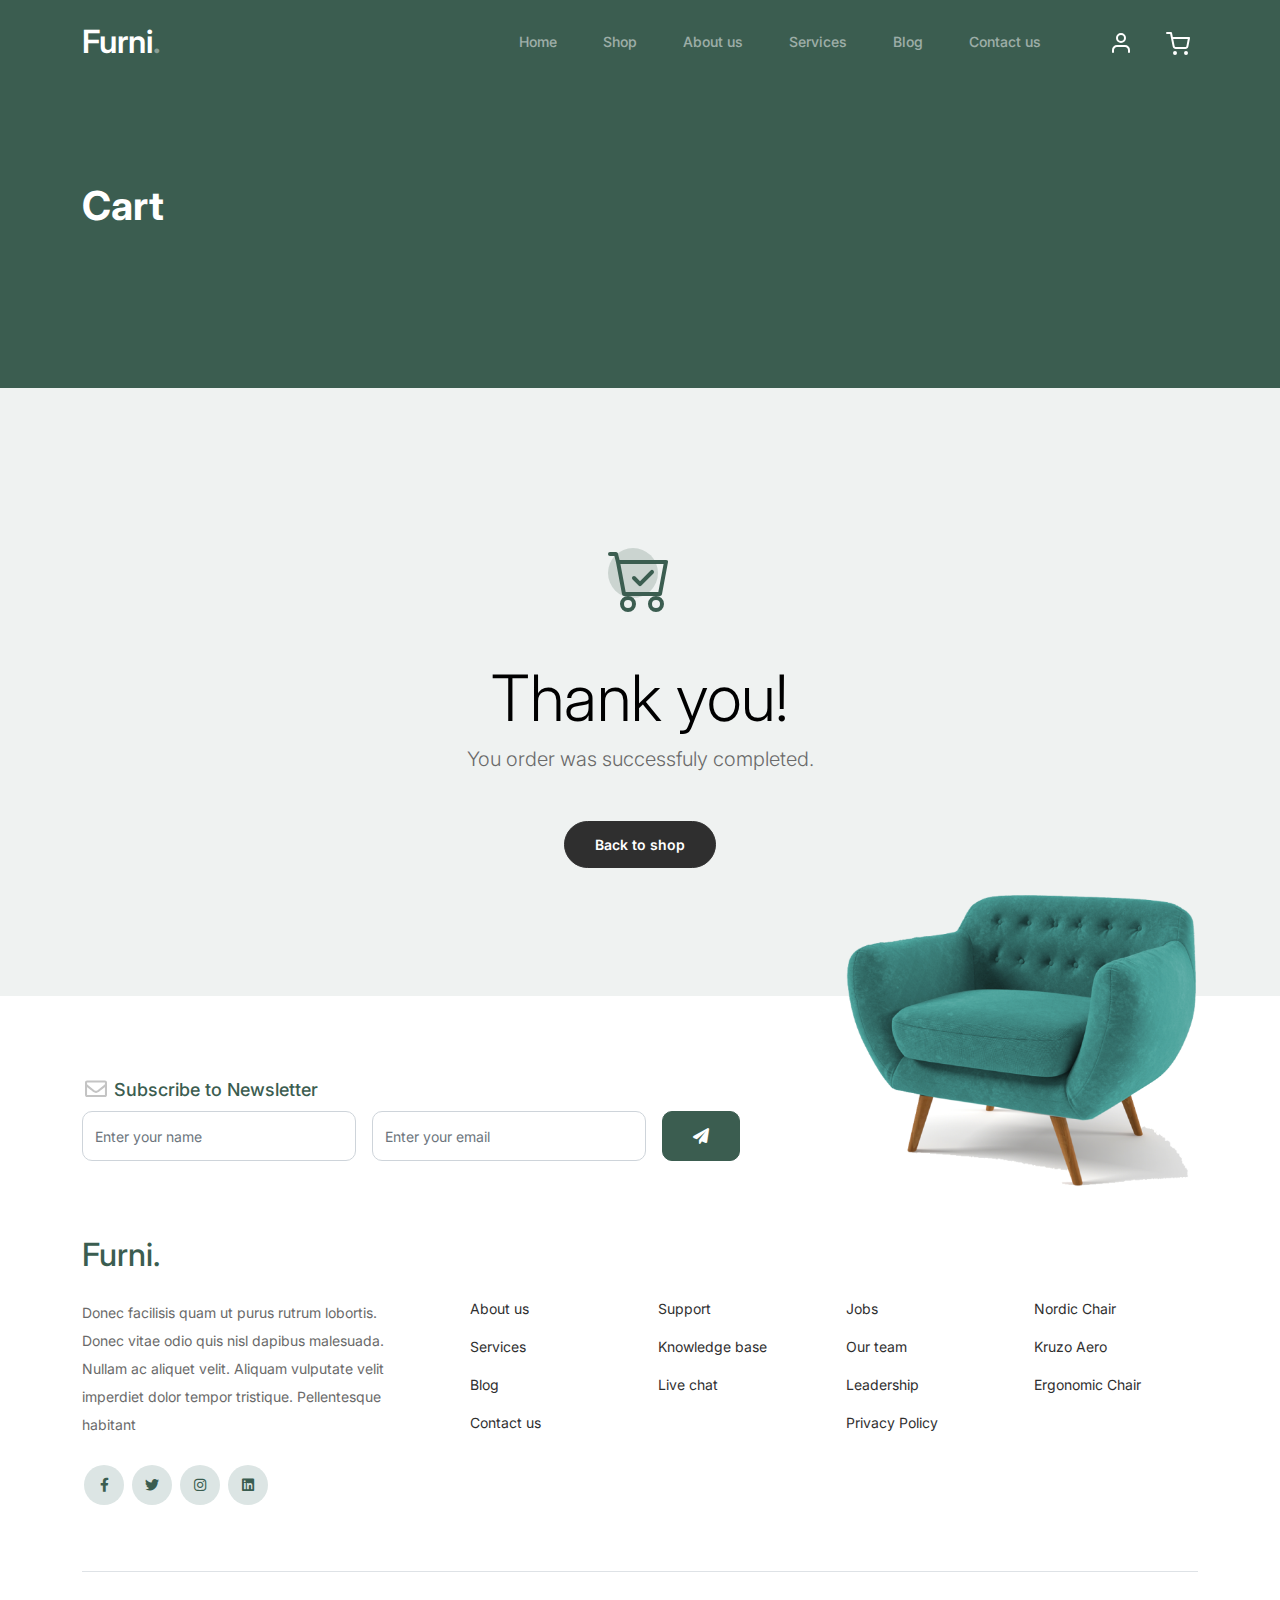
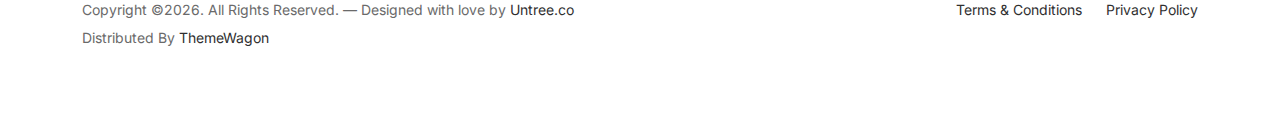
<file: furni-1.0.0/thankyou.html>
<!-- /*
* Bootstrap 5
* Template Name: Furni
* Template Author: Untree.co
* Template URI: https://untree.co/
* License: https://creativecommons.org/licenses/by/3.0/
*/ -->
<!doctype html>
<html lang="en">
<head>
  <meta charset="utf-8">
  <meta name="viewport" content="width=device-width, initial-scale=1, shrink-to-fit=no">
  <meta name="author" content="Untree.co">
  <link rel="shortcut icon" href="favicon.png">

  <meta name="description" content="" />
  <meta name="keywords" content="bootstrap, bootstrap4" />

		<!-- Bootstrap CSS -->
		<link href="css/bootstrap.min.css" rel="stylesheet">
		<link href="https://cdnjs.cloudflare.com/ajax/libs/font-awesome/6.0.0-beta3/css/all.min.css" rel="stylesheet">
		<link href="css/tiny-slider.css" rel="stylesheet">
		<link href="css/style.css" rel="stylesheet">
		<title>Furni Free Bootstrap 5 Template for Furniture and Interior Design Websites by Untree.co </title>
	</head>

	<body>

		<!-- Start Header/Navigation -->
		<nav class="custom-navbar navbar navbar navbar-expand-md navbar-dark bg-dark" arial-label="Furni navigation bar">

			<div class="container">
				<a class="navbar-brand" href="index.html">Furni<span>.</span></a>

				<button class="navbar-toggler" type="button" data-bs-toggle="collapse" data-bs-target="#navbarsFurni" aria-controls="navbarsFurni" aria-expanded="false" aria-label="Toggle navigation">
					<span class="navbar-toggler-icon"></span>
				</button>

				<div class="collapse navbar-collapse" id="navbarsFurni">
					<ul class="custom-navbar-nav navbar-nav ms-auto mb-2 mb-md-0">
						<li class="nav-item ">
							<a class="nav-link" href="index.html">Home</a>
						</li>
						<li><a class="nav-link" href="shop.html">Shop</a></li>
						<li><a class="nav-link" href="about.html">About us</a></li>
						<li><a class="nav-link" href="services.html">Services</a></li>
						<li><a class="nav-link" href="blog.html">Blog</a></li>
						<li><a class="nav-link" href="contact.html">Contact us</a></li>
					</ul>

					<ul class="custom-navbar-cta navbar-nav mb-2 mb-md-0 ms-5">
						<li><a class="nav-link" href="#"><img src="images/user.svg"></a></li>
						<li><a class="nav-link" href="cart.html"><img src="images/cart.svg"></a></li>
					</ul>
				</div>
			</div>
				
		</nav>
		<!-- End Header/Navigation -->

		<!-- Start Hero Section -->
			<div class="hero">
				<div class="container">
					<div class="row justify-content-between">
						<div class="col-lg-5">
							<div class="intro-excerpt">
								<h1>Cart</h1>
							</div>
						</div>
						<div class="col-lg-7">
							
						</div>
					</div>
				</div>
			</div>
		<!-- End Hero Section -->

		

		<div class="untree_co-section">
    <div class="container">
      <div class="row">
        <div class="col-md-12 text-center pt-5">
          <span class="display-3 thankyou-icon text-primary">
            <svg width="1em" height="1em" viewBox="0 0 16 16" class="bi bi-cart-check mb-5" fill="currentColor" xmlns="http://www.w3.org/2000/svg">
              <path fill-rule="evenodd" d="M11.354 5.646a.5.5 0 0 1 0 .708l-3 3a.5.5 0 0 1-.708 0l-1.5-1.5a.5.5 0 1 1 .708-.708L8 8.293l2.646-2.647a.5.5 0 0 1 .708 0z"/>
              <path fill-rule="evenodd" d="M0 1.5A.5.5 0 0 1 .5 1H2a.5.5 0 0 1 .485.379L2.89 3H14.5a.5.5 0 0 1 .491.592l-1.5 8A.5.5 0 0 1 13 12H4a.5.5 0 0 1-.491-.408L2.01 3.607 1.61 2H.5a.5.5 0 0 1-.5-.5zM3.102 4l1.313 7h8.17l1.313-7H3.102zM5 12a2 2 0 1 0 0 4 2 2 0 0 0 0-4zm7 0a2 2 0 1 0 0 4 2 2 0 0 0 0-4zm-7 1a1 1 0 1 0 0 2 1 1 0 0 0 0-2zm7 0a1 1 0 1 0 0 2 1 1 0 0 0 0-2z"/>
            </svg>
          </span>
          <h2 class="display-3 text-black">Thank you!</h2>
          <p class="lead mb-5">You order was successfuly completed.</p>
          <p><a href="shop.html" class="btn btn-sm btn-outline-black">Back to shop</a></p>
        </div>
      </div>
    </div>
  </div>

		<!-- Start Footer Section -->
		<footer class="footer-section">
			<div class="container relative">

				<div class="sofa-img">
					<img src="images/sofa.png" alt="Image" class="img-fluid">
				</div>

				<div class="row">
					<div class="col-lg-8">
						<div class="subscription-form">
							<h3 class="d-flex align-items-center"><span class="me-1"><img src="images/envelope-outline.svg" alt="Image" class="img-fluid"></span><span>Subscribe to Newsletter</span></h3>

							<form action="#" class="row g-3">
								<div class="col-auto">
									<input type="text" class="form-control" placeholder="Enter your name">
								</div>
								<div class="col-auto">
									<input type="email" class="form-control" placeholder="Enter your email">
								</div>
								<div class="col-auto">
									<button class="btn btn-primary">
										<span class="fa fa-paper-plane"></span>
									</button>
								</div>
							</form>

						</div>
					</div>
				</div>

				<div class="row g-5 mb-5">
					<div class="col-lg-4">
						<div class="mb-4 footer-logo-wrap"><a href="#" class="footer-logo">Furni<span>.</span></a></div>
						<p class="mb-4">Donec facilisis quam ut purus rutrum lobortis. Donec vitae odio quis nisl dapibus malesuada. Nullam ac aliquet velit. Aliquam vulputate velit imperdiet dolor tempor tristique. Pellentesque habitant</p>

						<ul class="list-unstyled custom-social">
							<li><a href="#"><span class="fa fa-brands fa-facebook-f"></span></a></li>
							<li><a href="#"><span class="fa fa-brands fa-twitter"></span></a></li>
							<li><a href="#"><span class="fa fa-brands fa-instagram"></span></a></li>
							<li><a href="#"><span class="fa fa-brands fa-linkedin"></span></a></li>
						</ul>
					</div>

					<div class="col-lg-8">
						<div class="row links-wrap">
							<div class="col-6 col-sm-6 col-md-3">
								<ul class="list-unstyled">
									<li><a href="#">About us</a></li>
									<li><a href="#">Services</a></li>
									<li><a href="#">Blog</a></li>
									<li><a href="#">Contact us</a></li>
								</ul>
							</div>

							<div class="col-6 col-sm-6 col-md-3">
								<ul class="list-unstyled">
									<li><a href="#">Support</a></li>
									<li><a href="#">Knowledge base</a></li>
									<li><a href="#">Live chat</a></li>
								</ul>
							</div>

							<div class="col-6 col-sm-6 col-md-3">
								<ul class="list-unstyled">
									<li><a href="#">Jobs</a></li>
									<li><a href="#">Our team</a></li>
									<li><a href="#">Leadership</a></li>
									<li><a href="#">Privacy Policy</a></li>
								</ul>
							</div>

							<div class="col-6 col-sm-6 col-md-3">
								<ul class="list-unstyled">
									<li><a href="#">Nordic Chair</a></li>
									<li><a href="#">Kruzo Aero</a></li>
									<li><a href="#">Ergonomic Chair</a></li>
								</ul>
							</div>
						</div>
					</div>

				</div>

				<div class="border-top copyright">
					<div class="row pt-4">
						<div class="col-lg-6">
							<p class="mb-2 text-center text-lg-start">Copyright &copy;<script>document.write(new Date().getFullYear());</script>. All Rights Reserved. &mdash; Designed with love by <a href="https://untree.co">Untree.co</a> Distributed By <a href="https://themewagon.com">ThemeWagon</a> <!-- License information: https://untree.co/license/ -->
            </p>
						</div>

						<div class="col-lg-6 text-center text-lg-end">
							<ul class="list-unstyled d-inline-flex ms-auto">
								<li class="me-4"><a href="#">Terms &amp; Conditions</a></li>
								<li><a href="#">Privacy Policy</a></li>
							</ul>
						</div>

					</div>
				</div>

			</div>
		</footer>
		<!-- End Footer Section -->	


		<script src="js/bootstrap.bundle.min.js"></script>
		<script src="js/tiny-slider.js"></script>
		<script src="js/custom.js"></script>
	</body>

</html>
</file>
<file: furni-1.0.0/css/tiny-slider.css>
.tns-outer{padding:0 !important}.tns-outer [hidden]{display:none !important}.tns-outer [aria-controls],.tns-outer [data-action]{cursor:pointer}.tns-slider{-webkit-transition:all 0s;-moz-transition:all 0s;transition:all 0s}.tns-slider>.tns-item{-webkit-box-sizing:border-box;-moz-box-sizing:border-box;box-sizing:border-box}.tns-horizontal.tns-subpixel{white-space:nowrap}.tns-horizontal.tns-subpixel>.tns-item{display:inline-block;vertical-align:top;white-space:normal}.tns-horizontal.tns-no-subpixel:after{content:'';display:table;clear:both}.tns-horizontal.tns-no-subpixel>.tns-item{float:left}.tns-horizontal.tns-carousel.tns-no-subpixel>.tns-item{margin-right:-100%}.tns-no-calc{position:relative;left:0}.tns-gallery{position:relative;left:0;min-height:1px}.tns-gallery>.tns-item{position:absolute;left:-100%;-webkit-transition:transform 0s, opacity 0s;-moz-transition:transform 0s, opacity 0s;transition:transform 0s, opacity 0s}.tns-gallery>.tns-slide-active{position:relative;left:auto !important}.tns-gallery>.tns-moving{-webkit-transition:all 0.25s;-moz-transition:all 0.25s;transition:all 0.25s}.tns-autowidth{display:inline-block}.tns-lazy-img{-webkit-transition:opacity 0.6s;-moz-transition:opacity 0.6s;transition:opacity 0.6s;opacity:0.6}.tns-lazy-img.tns-complete{opacity:1}.tns-ah{-webkit-transition:height 0s;-moz-transition:height 0s;transition:height 0s}.tns-ovh{overflow:hidden}.tns-visually-hidden{position:absolute;left:-10000em}.tns-transparent{opacity:0;visibility:hidden}.tns-fadeIn{opacity:1;filter:alpha(opacity=100);z-index:0}.tns-normal,.tns-fadeOut{opacity:0;filter:alpha(opacity=0);z-index:-1}.tns-vpfix{white-space:nowrap}.tns-vpfix>div,.tns-vpfix>li{display:inline-block}.tns-t-subp2{margin:0 auto;width:310px;position:relative;height:10px;overflow:hidden}.tns-t-ct{width:2333.3333333%;width:-webkit-calc(100% * 70 / 3);width:-moz-calc(100% * 70 / 3);width:calc(100% * 70 / 3);position:absolute;right:0}.tns-t-ct:after{content:'';display:table;clear:both}.tns-t-ct>div{width:1.4285714%;width:-webkit-calc(100% / 70);width:-moz-calc(100% / 70);width:calc(100% / 70);height:10px;float:left}

/*# sourceMappingURL=sourcemaps/tiny-slider.css.map */
</file>
<file: furni-1.0.0/css/style.css>
/*
* Template Name: UntreeStore
* Template Author: Untree.co
* Author URI: https://untree.co/
* License: https://creativecommons.org/licenses/by/3.0/
*/
@import url("https://fonts.googleapis.com/css2?family=Inter:wght@400;500;600;700;800&display=swap");
body {
  overflow-x: hidden;
  position: relative; }

body {
  font-family: "Inter", sans-serif;
  font-weight: 400;
  line-height: 28px;
  color: #6a6a6a;
  font-size: 14px;
  background-color: #eff2f1; }

a {
  text-decoration: none;
  -webkit-transition: .3s all ease;
  -o-transition: .3s all ease;
  transition: .3s all ease;
  color: #2f2f2f;
  text-decoration: underline; }
  a:hover {
    color: #2f2f2f;
    text-decoration: none; }
  a.more {
    font-weight: 600; }

.custom-navbar {
  background: #3b5d50 !important;
  padding-top: 20px;
  padding-bottom: 20px; }
  .custom-navbar .navbar-brand {
    font-size: 32px;
    font-weight: 600; }
    .custom-navbar .navbar-brand > span {
      opacity: .4; }
  .custom-navbar .navbar-toggler {
    border-color: transparent; }
    .custom-navbar .navbar-toggler:active, .custom-navbar .navbar-toggler:focus {
      -webkit-box-shadow: none;
      box-shadow: none;
      outline: none; }
  @media (min-width: 992px) {
    .custom-navbar .custom-navbar-nav li {
      margin-left: 15px;
      margin-right: 15px; } }
  .custom-navbar .custom-navbar-nav li a {
    font-weight: 500;
    color: #ffffff !important;
    opacity: .5;
    -webkit-transition: .3s all ease;
    -o-transition: .3s all ease;
    transition: .3s all ease;
    position: relative; }
    @media (min-width: 768px) {
      .custom-navbar .custom-navbar-nav li a:before {
        content: "";
        position: absolute;
        bottom: 0;
        left: 8px;
        right: 8px;
        background: #f9bf29;
        height: 5px;
        opacity: 1;
        visibility: visible;
        width: 0;
        -webkit-transition: .15s all ease-out;
        -o-transition: .15s all ease-out;
        transition: .15s all ease-out; } }
    .custom-navbar .custom-navbar-nav li a:hover {
      opacity: 1; }
      .custom-navbar .custom-navbar-nav li a:hover:before {
        width: calc(100% - 16px); }
  .custom-navbar .custom-navbar-nav li.active a {
    opacity: 1; }
    .custom-navbar .custom-navbar-nav li.active a:before {
      width: calc(100% - 16px); }
  .custom-navbar .custom-navbar-cta {
    margin-left: 0 !important;
    -webkit-box-orient: horizontal;
    -webkit-box-direction: normal;
    -ms-flex-direction: row;
    flex-direction: row; }
    @media (min-width: 768px) {
      .custom-navbar .custom-navbar-cta {
        margin-left: 40px !important; } }
    .custom-navbar .custom-navbar-cta li {
      margin-left: 0px;
      margin-right: 0px; }
      .custom-navbar .custom-navbar-cta li:first-child {
        margin-right: 20px; }

.hero {
  background: #3b5d50;
  padding: calc(4rem - 30px) 0 0rem 0; }
  @media (min-width: 768px) {
    .hero {
      padding: calc(4rem - 30px) 0 4rem 0; } }
  @media (min-width: 992px) {
    .hero {
      padding: calc(8rem - 30px) 0 8rem 0; } }
  .hero .intro-excerpt {
    position: relative;
    z-index: 4; }
    @media (min-width: 992px) {
      .hero .intro-excerpt {
        max-width: 450px; } }
  .hero h1 {
    font-weight: 700;
    color: #ffffff;
    margin-bottom: 30px; }
    @media (min-width: 1400px) {
      .hero h1 {
        font-size: 54px; } }
  .hero p {
    color: rgba(255, 255, 255, 0.5);
    margin-botom: 30px; }
  .hero .hero-img-wrap {
    position: relative; }
    .hero .hero-img-wrap img {
      position: relative;
      top: 0px;
      right: 0px;
      z-index: 2;
      max-width: 780px;
      left: -20px; }
      @media (min-width: 768px) {
        .hero .hero-img-wrap img {
          right: 0px;
          left: -100px; } }
      @media (min-width: 992px) {
        .hero .hero-img-wrap img {
          left: 0px;
          top: -80px;
          position: absolute;
          right: -50px; } }
      @media (min-width: 1200px) {
        .hero .hero-img-wrap img {
          left: 0px;
          top: -80px;
          right: -100px; } }
    .hero .hero-img-wrap:after {
      content: "";
      position: absolute;
      width: 255px;
      height: 217px;
      background-image: url("../images/dots-light.svg");
      background-size: contain;
      background-repeat: no-repeat;
      right: -100px;
      top: -0px; }
      @media (min-width: 1200px) {
        .hero .hero-img-wrap:after {
          top: -40px; } }

.btn {
  font-weight: 600;
  padding: 12px 30px;
  border-radius: 30px;
  color: #ffffff;
  background: #2f2f2f;
  border-color: #2f2f2f; }
  .btn:hover {
    color: #ffffff;
    background: #222222;
    border-color: #222222; }
  .btn:active, .btn:focus {
    outline: none !important;
    -webkit-box-shadow: none;
    box-shadow: none; }
  .btn.btn-primary {
    background: #3b5d50;
    border-color: #3b5d50; }
    .btn.btn-primary:hover {
      background: #314d43;
      border-color: #314d43; }
  .btn.btn-secondary {
    color: #2f2f2f;
    background: #f9bf29;
    border-color: #f9bf29; }
    .btn.btn-secondary:hover {
      background: #f8b810;
      border-color: #f8b810; }
  .btn.btn-white-outline {
    background: transparent;
    border-width: 2px;
    border-color: rgba(255, 255, 255, 0.3); }
    .btn.btn-white-outline:hover {
      border-color: white;
      color: #ffffff; }

.section-title {
  color: #2f2f2f; }

.product-section {
  padding: 7rem 0; }
  .product-section .product-item {
    text-align: center;
    text-decoration: none;
    display: block;
    position: relative;
    padding-bottom: 50px;
    cursor: pointer; }
    .product-section .product-item .product-thumbnail {
      margin-bottom: 30px;
      position: relative;
      top: 0;
      -webkit-transition: .3s all ease;
      -o-transition: .3s all ease;
      transition: .3s all ease; }
    .product-section .product-item h3 {
      font-weight: 600;
      font-size: 16px; }
    .product-section .product-item strong {
      font-weight: 800 !important;
      font-size: 18px !important; }
    .product-section .product-item h3, .product-section .product-item strong {
      color: #2f2f2f;
      text-decoration: none; }
    .product-section .product-item .icon-cross {
      position: absolute;
      width: 35px;
      height: 35px;
      display: inline-block;
      background: #2f2f2f;
      bottom: 15px;
      left: 50%;
      -webkit-transform: translateX(-50%);
      -ms-transform: translateX(-50%);
      transform: translateX(-50%);
      margin-bottom: -17.5px;
      border-radius: 50%;
      opacity: 0;
      visibility: hidden;
      -webkit-transition: .3s all ease;
      -o-transition: .3s all ease;
      transition: .3s all ease; }
      .product-section .product-item .icon-cross img {
        position: absolute;
        left: 50%;
        top: 50%;
        -webkit-transform: translate(-50%, -50%);
        -ms-transform: translate(-50%, -50%);
        transform: translate(-50%, -50%); }
    .product-section .product-item:before {
      bottom: 0;
      left: 0;
      right: 0;
      position: absolute;
      content: "";
      background: #dce5e4;
      height: 0%;
      z-index: -1;
      border-radius: 10px;
      -webkit-transition: .3s all ease;
      -o-transition: .3s all ease;
      transition: .3s all ease; }
    .product-section .product-item:hover .product-thumbnail {
      top: -25px; }
    .product-section .product-item:hover .icon-cross {
      bottom: 0;
      opacity: 1;
      visibility: visible; }
    .product-section .product-item:hover:before {
      height: 70%; }

.why-choose-section {
  padding: 7rem 0; }
  .why-choose-section .img-wrap {
    position: relative; }
    .why-choose-section .img-wrap:before {
      position: absolute;
      content: "";
      width: 255px;
      height: 217px;
      background-image: url("../images/dots-yellow.svg");
      background-repeat: no-repeat;
      background-size: contain;
      -webkit-transform: translate(-40%, -40%);
      -ms-transform: translate(-40%, -40%);
      transform: translate(-40%, -40%);
      z-index: -1; }
    .why-choose-section .img-wrap img {
      border-radius: 20px; }

.feature {
  margin-bottom: 30px; }
  .feature .icon {
    display: inline-block;
    position: relative;
    margin-bottom: 20px; }
    .feature .icon:before {
      content: "";
      width: 33px;
      height: 33px;
      position: absolute;
      background: rgba(59, 93, 80, 0.2);
      border-radius: 50%;
      right: -8px;
      bottom: 0; }
  .feature h3 {
    font-size: 14px;
    color: #2f2f2f; }
  .feature p {
    font-size: 14px;
    line-height: 22px;
    color: #6a6a6a; }

.we-help-section {
  padding: 7rem 0; }
  .we-help-section .imgs-grid {
    display: -ms-grid;
    display: grid;
    -ms-grid-columns: (1fr)[27];
    grid-template-columns: repeat(27, 1fr);
    position: relative; }
    .we-help-section .imgs-grid:before {
      position: absolute;
      content: "";
      width: 255px;
      height: 217px;
      background-image: url("../images/dots-green.svg");
      background-size: contain;
      background-repeat: no-repeat;
      -webkit-transform: translate(-40%, -40%);
      -ms-transform: translate(-40%, -40%);
      transform: translate(-40%, -40%);
      z-index: -1; }
    .we-help-section .imgs-grid .grid {
      position: relative; }
      .we-help-section .imgs-grid .grid img {
        border-radius: 20px;
        max-width: 100%; }
      .we-help-section .imgs-grid .grid.grid-1 {
        -ms-grid-column: 1;
        -ms-grid-column-span: 18;
        grid-column: 1 / span 18;
        -ms-grid-row: 1;
        -ms-grid-row-span: 27;
        grid-row: 1 / span 27; }
      .we-help-section .imgs-grid .grid.grid-2 {
        -ms-grid-column: 19;
        -ms-grid-column-span: 27;
        grid-column: 19 / span 27;
        -ms-grid-row: 1;
        -ms-grid-row-span: 5;
        grid-row: 1 / span 5;
        padding-left: 20px; }
      .we-help-section .imgs-grid .grid.grid-3 {
        -ms-grid-column: 14;
        -ms-grid-column-span: 16;
        grid-column: 14 / span 16;
        -ms-grid-row: 6;
        -ms-grid-row-span: 27;
        grid-row: 6 / span 27;
        padding-top: 20px; }

.custom-list {
  width: 100%; }
  .custom-list li {
    display: inline-block;
    width: calc(50% - 20px);
    margin-bottom: 12px;
    line-height: 1.5;
    position: relative;
    padding-left: 20px; }
    .custom-list li:before {
      content: "";
      width: 8px;
      height: 8px;
      border-radius: 50%;
      border: 2px solid #3b5d50;
      position: absolute;
      left: 0;
      top: 8px; }

.popular-product {
  padding: 0 0 7rem 0; }
  .popular-product .product-item-sm h3 {
    font-size: 14px;
    font-weight: 700;
    color: #2f2f2f; }
  .popular-product .product-item-sm a {
    text-decoration: none;
    color: #2f2f2f;
    -webkit-transition: .3s all ease;
    -o-transition: .3s all ease;
    transition: .3s all ease; }
    .popular-product .product-item-sm a:hover {
      color: rgba(47, 47, 47, 0.5); }
  .popular-product .product-item-sm p {
    line-height: 1.4;
    margin-bottom: 10px;
    font-size: 14px; }
  .popular-product .product-item-sm .thumbnail {
    margin-right: 10px;
    -webkit-box-flex: 0;
    -ms-flex: 0 0 120px;
    flex: 0 0 120px;
    position: relative; }
    .popular-product .product-item-sm .thumbnail:before {
      content: "";
      position: absolute;
      border-radius: 20px;
      background: #dce5e4;
      width: 98px;
      height: 98px;
      top: 50%;
      left: 50%;
      -webkit-transform: translate(-50%, -50%);
      -ms-transform: translate(-50%, -50%);
      transform: translate(-50%, -50%);
      z-index: -1; }

.testimonial-section {
  padding: 3rem 0 7rem 0; }

.testimonial-slider-wrap {
  position: relative; }
  .testimonial-slider-wrap .tns-inner {
    padding-top: 30px; }
  .testimonial-slider-wrap .item .testimonial-block blockquote {
    font-size: 16px; }
    @media (min-width: 768px) {
      .testimonial-slider-wrap .item .testimonial-block blockquote {
        line-height: 32px;
        font-size: 18px; } }
  .testimonial-slider-wrap .item .testimonial-block .author-info .author-pic {
    margin-bottom: 20px; }
    .testimonial-slider-wrap .item .testimonial-block .author-info .author-pic img {
      max-width: 80px;
      border-radius: 50%; }
  .testimonial-slider-wrap .item .testimonial-block .author-info h3 {
    font-size: 14px;
    font-weight: 700;
    color: #2f2f2f;
    margin-bottom: 0; }
  .testimonial-slider-wrap #testimonial-nav {
    position: absolute;
    top: 50%;
    z-index: 99;
    width: 100%;
    display: none; }
    @media (min-width: 768px) {
      .testimonial-slider-wrap #testimonial-nav {
        display: block; } }
    .testimonial-slider-wrap #testimonial-nav > span {
      cursor: pointer;
      position: absolute;
      width: 58px;
      height: 58px;
      line-height: 58px;
      border-radius: 50%;
      background: rgba(59, 93, 80, 0.1);
      color: #2f2f2f;
      -webkit-transition: .3s all ease;
      -o-transition: .3s all ease;
      transition: .3s all ease; }
      .testimonial-slider-wrap #testimonial-nav > span:hover {
        background: #3b5d50;
        color: #ffffff; }
    .testimonial-slider-wrap #testimonial-nav .prev {
      left: -10px; }
    .testimonial-slider-wrap #testimonial-nav .next {
      right: 0; }
  .testimonial-slider-wrap .tns-nav {
    position: absolute;
    bottom: -50px;
    left: 50%;
    -webkit-transform: translateX(-50%);
    -ms-transform: translateX(-50%);
    transform: translateX(-50%); }
    .testimonial-slider-wrap .tns-nav button {
      background: none;
      border: none;
      display: inline-block;
      position: relative;
      width: 0 !important;
      height: 7px !important;
      margin: 2px; }
      .testimonial-slider-wrap .tns-nav button:active, .testimonial-slider-wrap .tns-nav button:focus, .testimonial-slider-wrap .tns-nav button:hover {
        outline: none;
        -webkit-box-shadow: none;
        box-shadow: none;
        background: none; }
      .testimonial-slider-wrap .tns-nav button:before {
        display: block;
        width: 7px;
        height: 7px;
        left: 0;
        top: 0;
        position: absolute;
        content: "";
        border-radius: 50%;
        -webkit-transition: .3s all ease;
        -o-transition: .3s all ease;
        transition: .3s all ease;
        background-color: #d6d6d6; }
      .testimonial-slider-wrap .tns-nav button:hover:before, .testimonial-slider-wrap .tns-nav button.tns-nav-active:before {
        background-color: #3b5d50; }

.before-footer-section {
  padding: 7rem 0 12rem 0 !important; }

.blog-section {
  padding: 7rem 0 12rem 0; }
  .blog-section .post-entry a {
    text-decoration: none; }
  .blog-section .post-entry .post-thumbnail {
    display: block;
    margin-bottom: 20px; }
    .blog-section .post-entry .post-thumbnail img {
      border-radius: 20px;
      -webkit-transition: .3s all ease;
      -o-transition: .3s all ease;
      transition: .3s all ease; }
  .blog-section .post-entry .post-content-entry {
    padding-left: 15px;
    padding-right: 15px; }
    .blog-section .post-entry .post-content-entry h3 {
      font-size: 16px;
      margin-bottom: 0;
      font-weight: 600;
      margin-bottom: 7px; }
    .blog-section .post-entry .post-content-entry .meta {
      font-size: 14px; }
      .blog-section .post-entry .post-content-entry .meta a {
        font-weight: 600; }
  .blog-section .post-entry:hover .post-thumbnail img, .blog-section .post-entry:focus .post-thumbnail img {
    opacity: .7; }

.footer-section {
  padding: 80px 0;
  background: #ffffff; }
  .footer-section .relative {
    position: relative; }
  .footer-section a {
    text-decoration: none;
    color: #2f2f2f;
    -webkit-transition: .3s all ease;
    -o-transition: .3s all ease;
    transition: .3s all ease; }
    .footer-section a:hover {
      color: rgba(47, 47, 47, 0.5); }
  .footer-section .subscription-form {
    margin-bottom: 40px;
    position: relative;
    z-index: 2;
    margin-top: 100px; }
    @media (min-width: 992px) {
      .footer-section .subscription-form {
        margin-top: 0px;
        margin-bottom: 80px; } }
    .footer-section .subscription-form h3 {
      font-size: 18px;
      font-weight: 500;
      color: #3b5d50; }
    .footer-section .subscription-form .form-control {
      height: 50px;
      border-radius: 10px;
      font-family: "Inter", sans-serif; }
      .footer-section .subscription-form .form-control:active, .footer-section .subscription-form .form-control:focus {
        outline: none;
        -webkit-box-shadow: none;
        box-shadow: none;
        border-color: #3b5d50;
        -webkit-box-shadow: 0 1px 4px 0 rgba(0, 0, 0, 0.2);
        box-shadow: 0 1px 4px 0 rgba(0, 0, 0, 0.2); }
      .footer-section .subscription-form .form-control::-webkit-input-placeholder {
        font-size: 14px; }
      .footer-section .subscription-form .form-control::-moz-placeholder {
        font-size: 14px; }
      .footer-section .subscription-form .form-control:-ms-input-placeholder {
        font-size: 14px; }
      .footer-section .subscription-form .form-control:-moz-placeholder {
        font-size: 14px; }
    .footer-section .subscription-form .btn {
      border-radius: 10px !important; }
  .footer-section .sofa-img {
    position: absolute;
    top: -200px;
    z-index: 1;
    right: 0; }
    .footer-section .sofa-img img {
      max-width: 380px; }
  .footer-section .links-wrap {
    margin-top: 0px; }
    @media (min-width: 992px) {
      .footer-section .links-wrap {
        margin-top: 54px; } }
    .footer-section .links-wrap ul li {
      margin-bottom: 10px; }
  .footer-section .footer-logo-wrap .footer-logo {
    font-size: 32px;
    font-weight: 500;
    text-decoration: none;
    color: #3b5d50; }
  .footer-section .custom-social li {
    margin: 2px;
    display: inline-block; }
    .footer-section .custom-social li a {
      width: 40px;
      height: 40px;
      text-align: center;
      line-height: 40px;
      display: inline-block;
      background: #dce5e4;
      color: #3b5d50;
      border-radius: 50%; }
      .footer-section .custom-social li a:hover {
        background: #3b5d50;
        color: #ffffff; }
  .footer-section .border-top {
    border-color: #dce5e4; }
    .footer-section .border-top.copyright {
      font-size: 14px !important; }

.untree_co-section {
  padding: 7rem 0; }

.form-control {
  height: 50px;
  border-radius: 10px;
  font-family: "Inter", sans-serif; }
  .form-control:active, .form-control:focus {
    outline: none;
    -webkit-box-shadow: none;
    box-shadow: none;
    border-color: #3b5d50;
    -webkit-box-shadow: 0 1px 4px 0 rgba(0, 0, 0, 0.2);
    box-shadow: 0 1px 4px 0 rgba(0, 0, 0, 0.2); }
  .form-control::-webkit-input-placeholder {
    font-size: 14px; }
  .form-control::-moz-placeholder {
    font-size: 14px; }
  .form-control:-ms-input-placeholder {
    font-size: 14px; }
  .form-control:-moz-placeholder {
    font-size: 14px; }

.service {
  line-height: 1.5; }
  .service .service-icon {
    border-radius: 10px;
    -webkit-box-flex: 0;
    -ms-flex: 0 0 50px;
    flex: 0 0 50px;
    height: 50px;
    line-height: 50px;
    text-align: center;
    background: #3b5d50;
    margin-right: 20px;
    color: #ffffff; }

textarea {
  height: auto !important; }

.site-blocks-table {
  overflow: auto; }
  .site-blocks-table .product-thumbnail {
    width: 200px; }
  .site-blocks-table .btn {
    padding: 2px 10px; }
  .site-blocks-table thead th {
    padding: 30px;
    text-align: center;
    border-width: 0px !important;
    vertical-align: middle;
    color: rgba(0, 0, 0, 0.8);
    font-size: 18px; }
  .site-blocks-table td {
    padding: 20px;
    text-align: center;
    vertical-align: middle;
    color: rgba(0, 0, 0, 0.8); }
  .site-blocks-table tbody tr:first-child td {
    border-top: 1px solid #3b5d50 !important; }
  .site-blocks-table .btn {
    background: none !important;
    color: #000000;
    border: none;
    height: auto !important; }

.site-block-order-table th {
  border-top: none !important;
  border-bottom-width: 1px !important; }

.site-block-order-table td, .site-block-order-table th {
  color: #000000; }

.couponcode-wrap input {
  border-radius: 10px !important; }

.text-primary {
  color: #3b5d50 !important; }

.thankyou-icon {
  position: relative;
  color: #3b5d50; }
  .thankyou-icon:before {
    position: absolute;
    content: "";
    width: 50px;
    height: 50px;
    border-radius: 50%;
    background: rgba(59, 93, 80, 0.2);
   }
#cam1{
  height:500px;
  width:510px;
  margin-left:200px;
}
</file>
